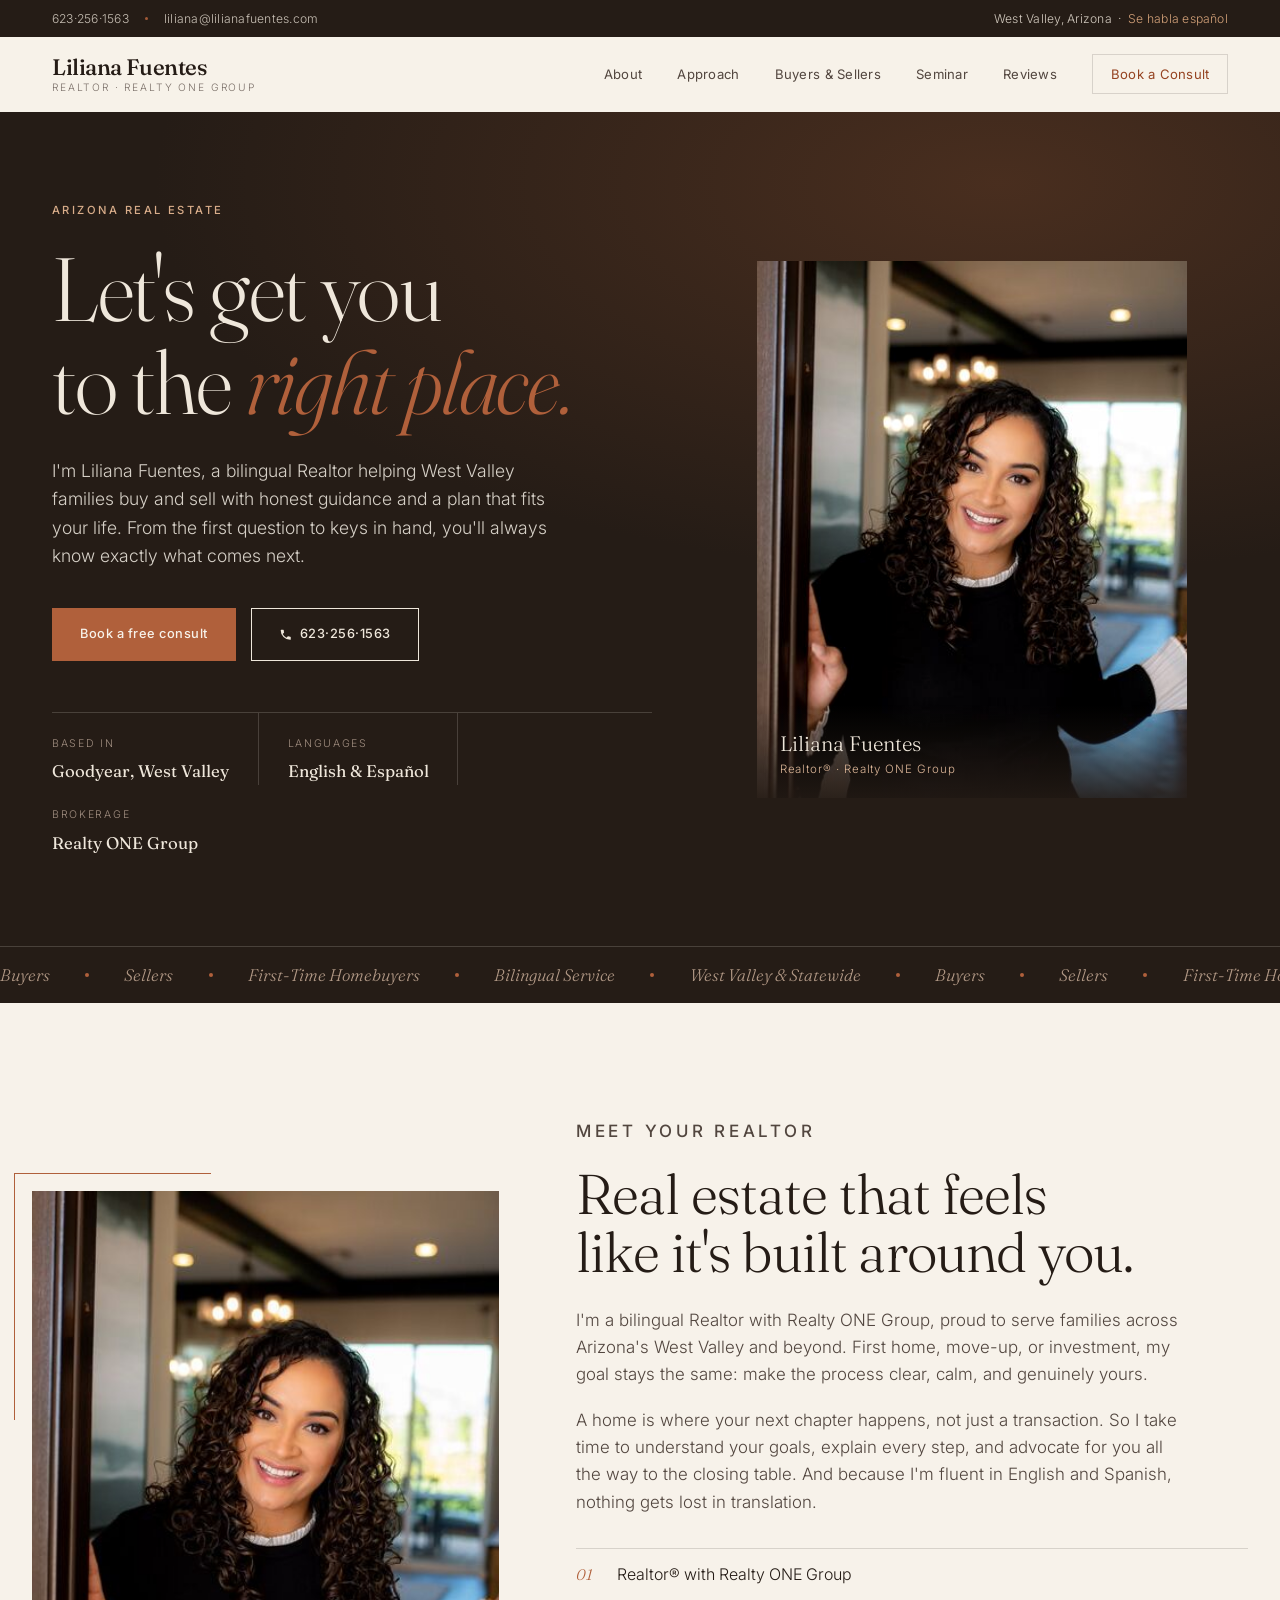
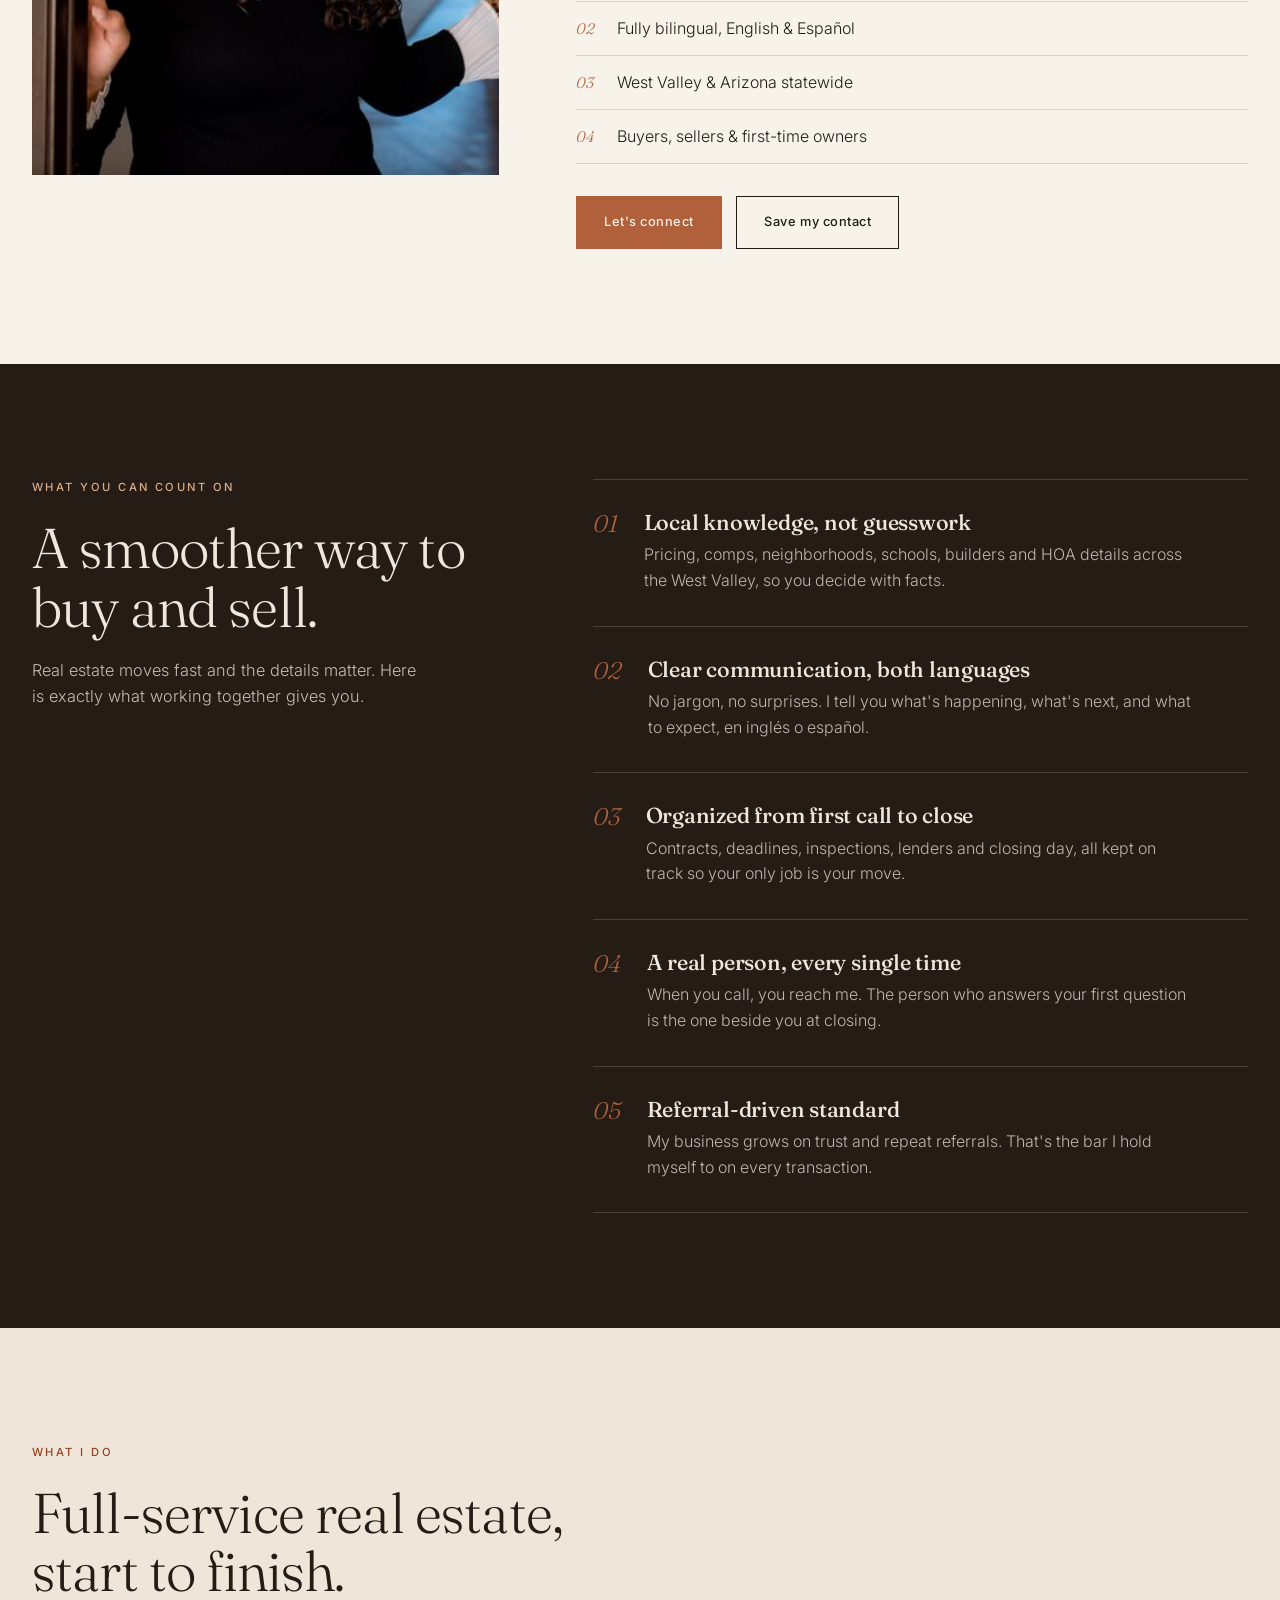
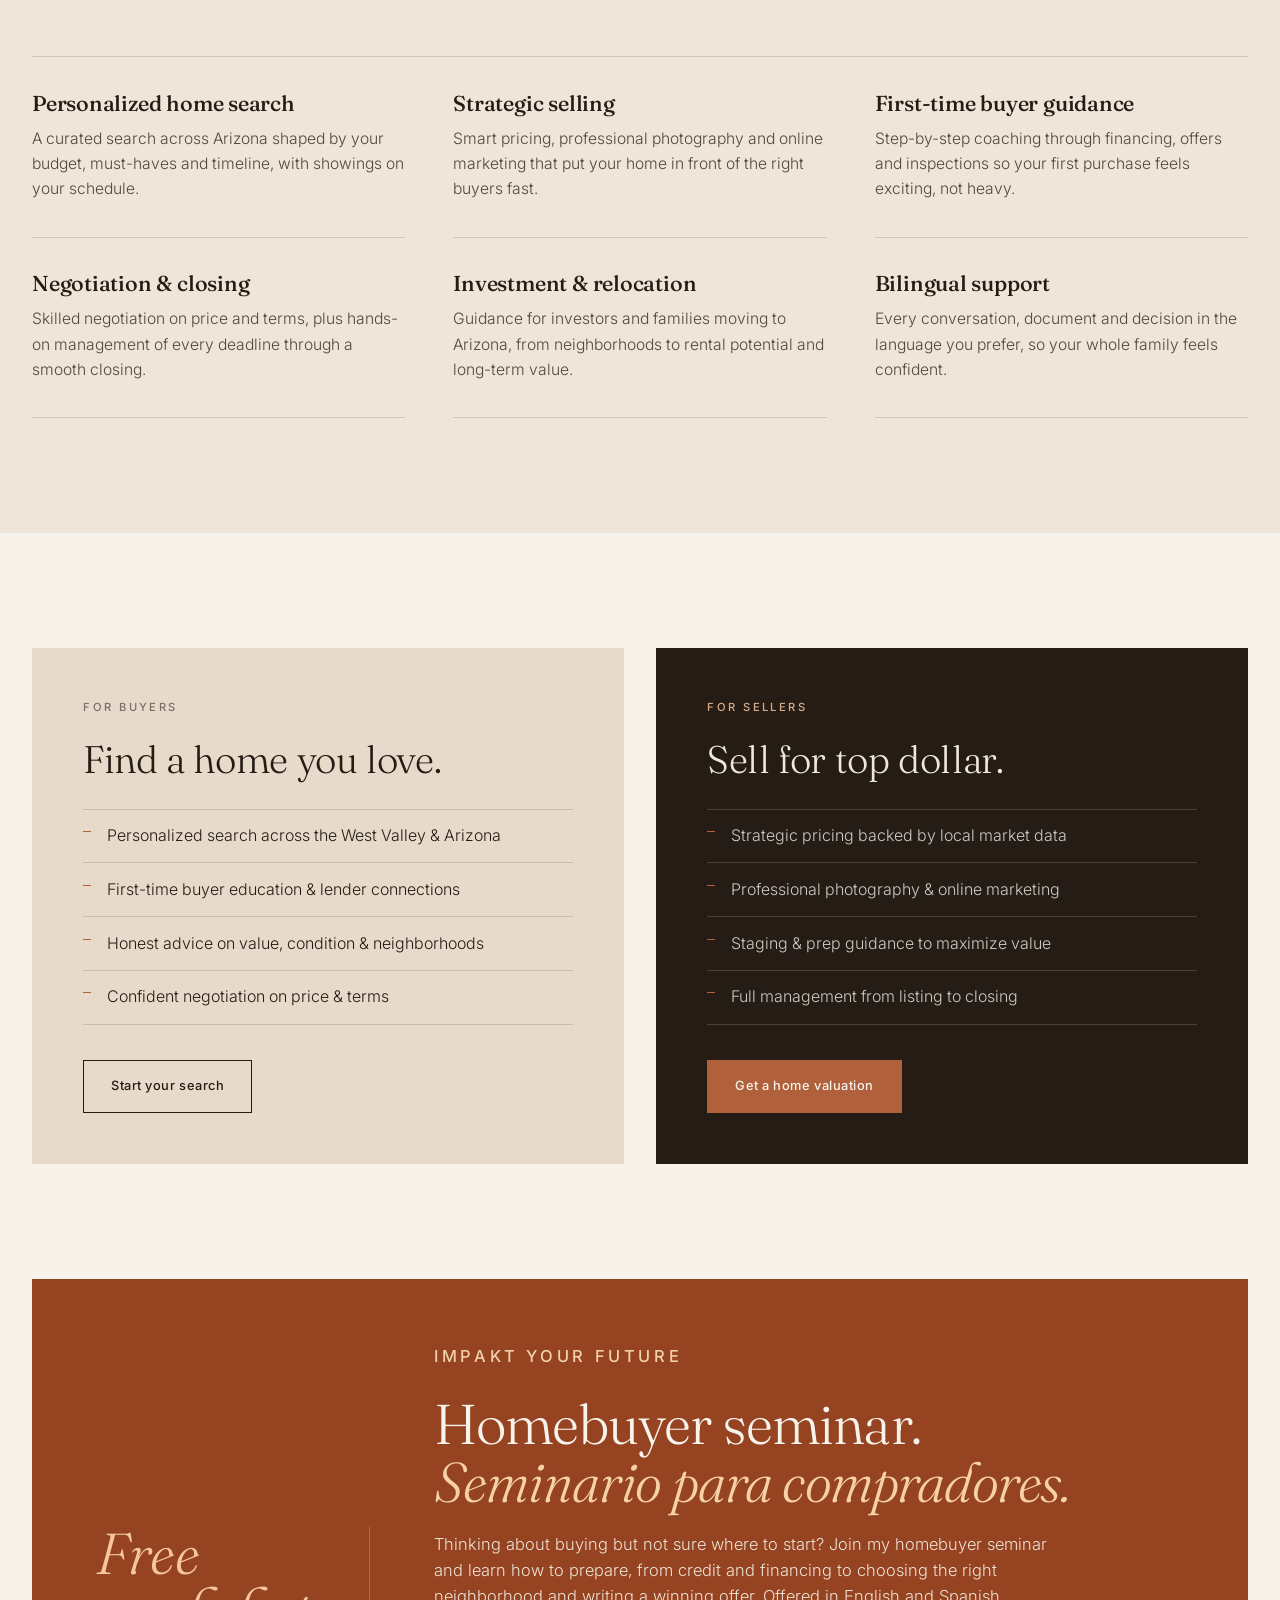
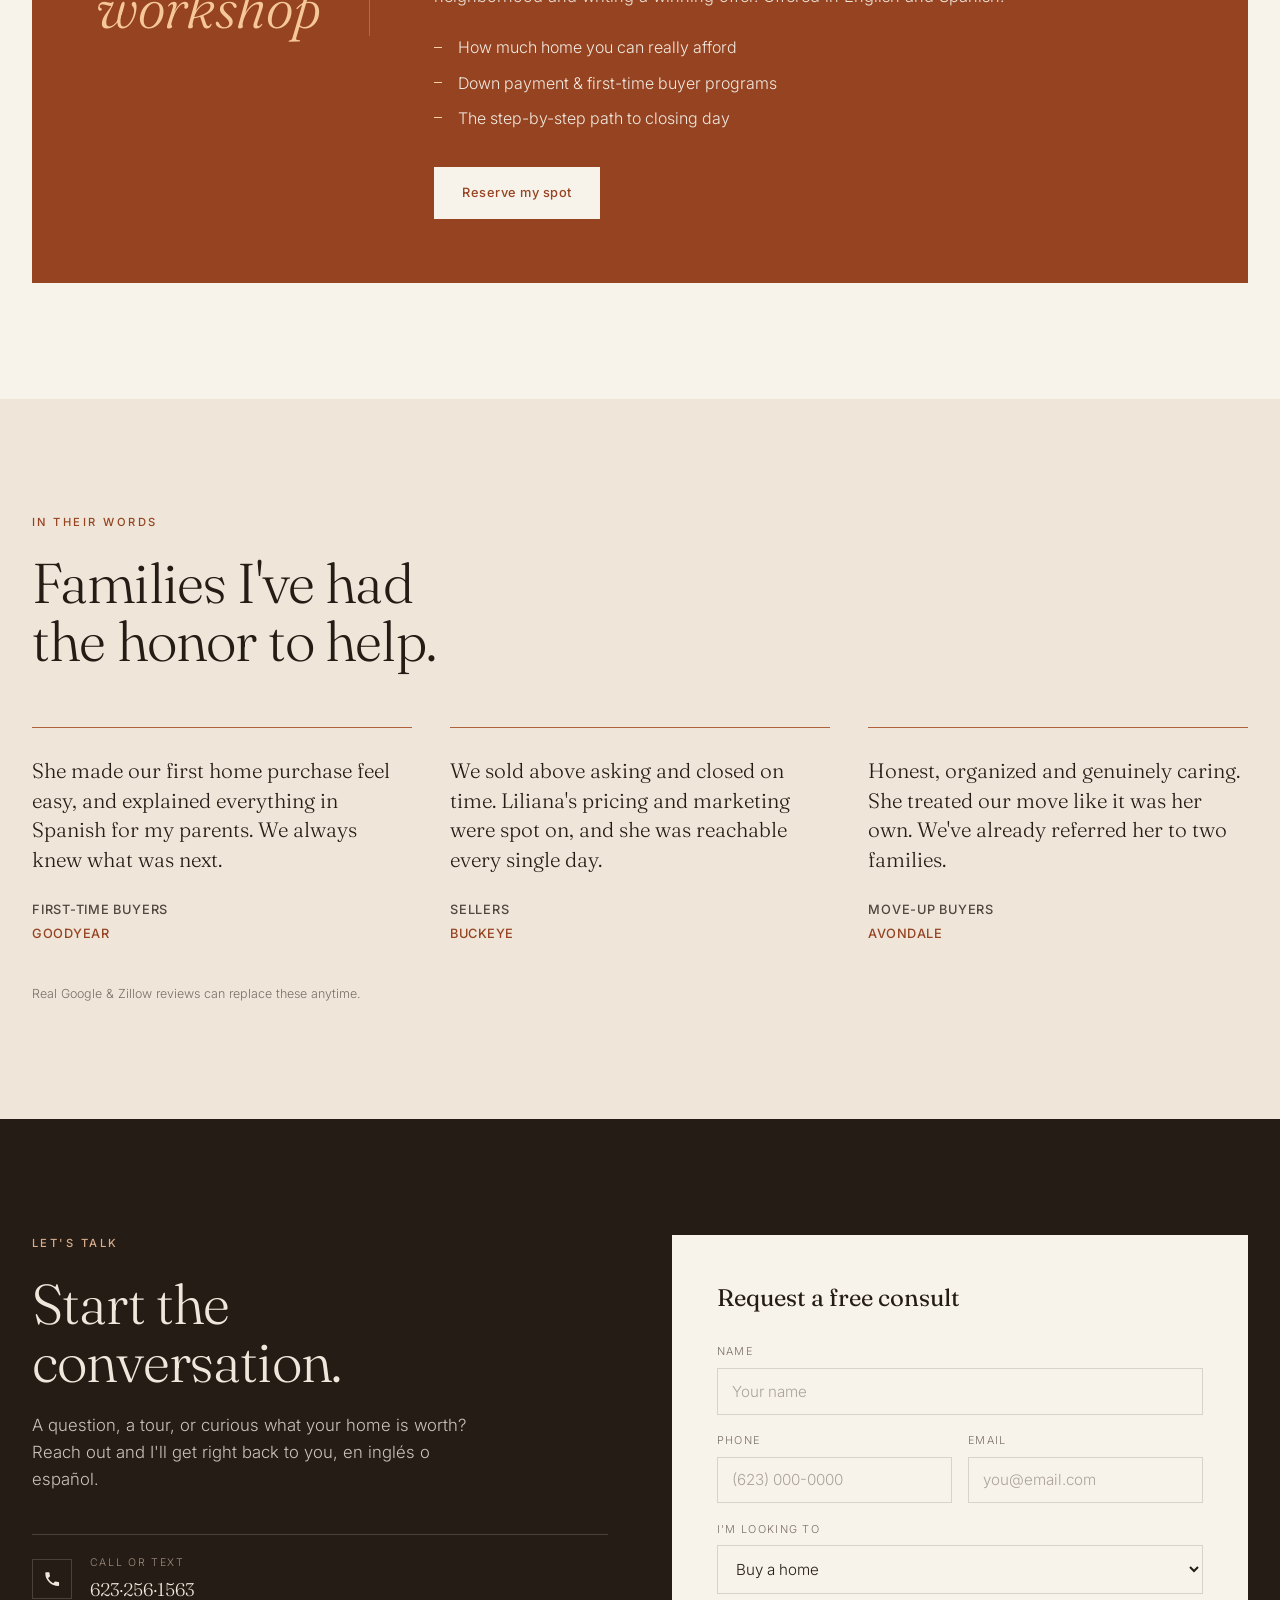
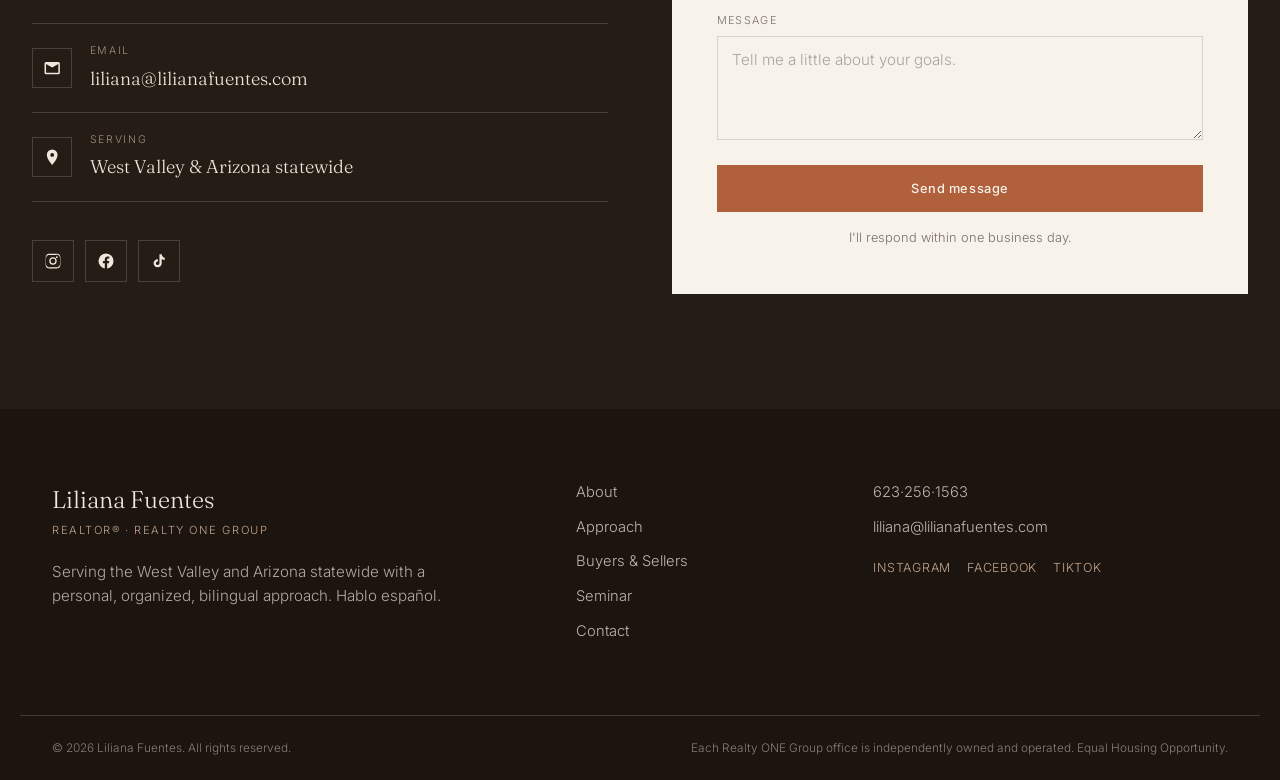
<file: index.html>
<!DOCTYPE html>
<html lang="en">
<head>
<meta charset="UTF-8" />
<meta name="viewport" content="width=device-width, initial-scale=1.0" />
<title>Liliana Fuentes — Realtor · Realty ONE Group · Arizona</title>
<meta name="description" content="Liliana Fuentes is a bilingual Arizona Realtor with Realty ONE Group, helping West Valley families buy and sell with a personal, organized approach. Hablo español." />
<meta name="author" content="Liliana Fuentes" />

<meta property="og:type" content="website" />
<meta property="og:title" content="Liliana Fuentes — Arizona Realtor" />
<meta property="og:description" content="Bilingual Arizona Realtor helping families buy and sell across the West Valley. Hablo español." />
<meta property="og:image" content="assets/images/liliana-profile.jpg" />
<link rel="icon" type="image/jpeg" href="assets/images/liliana-profile.jpg" />

<link rel="preconnect" href="https://fonts.googleapis.com" />
<link rel="preconnect" href="https://fonts.gstatic.com" crossorigin />
<link href="https://fonts.googleapis.com/css2?family=Fraunces:opsz,wght@9..144,300;9..144,400;9..144,500;9..144,600;9..144,700&family=Inter:wght@300;400;500;600&display=swap" rel="stylesheet" />

<link rel="stylesheet" href="assets/css/styles.css" />
</head>
<body>

<!-- ============ TOP BAR ============ -->
<div class="topbar">
  <div class="topbar-inner">
    <a href="tel:+16232561563" class="tb-link">623&middot;256&middot;1563</a>
    <span class="tb-dot"></span>
    <a href="mailto:liliana@lilianafuentes.com" class="tb-link tb-hide">liliana@lilianafuentes.com</a>
    <span class="tb-right">West Valley, Arizona &nbsp;·&nbsp; <em>Se habla español</em></span>
  </div>
</div>

<!-- ============ NAV ============ -->
<header class="nav" id="nav">
  <div class="nav-inner">
    <a href="#home" class="brand">
      <span class="brand-name">Liliana&nbsp;Fuentes</span>
      <span class="brand-sub">Realtor &middot; Realty ONE Group</span>
    </a>
    <nav class="nav-links" id="navLinks">
      <a href="#about">About</a>
      <a href="#approach">Approach</a>
      <a href="#work">Buyers &amp; Sellers</a>
      <a href="#seminar">Seminar</a>
      <a href="#reviews">Reviews</a>
      <a href="#contact" class="nav-cta">Book a Consult</a>
    </nav>
    <button class="nav-toggle" id="navToggle" aria-label="Open menu">
      <span></span><span></span>
    </button>
  </div>
</header>

<!-- ============ HERO ============ -->
<section class="hero" id="home">
  <div class="hero-inner">
    <div class="hero-copy reveal">
      <p class="eyebrow eyebrow-clay">Arizona Real Estate</p>
      <h1>Let's get you<br>to the <span class="ital">right place.</span></h1>
      <p class="hero-lead">
        I'm Liliana Fuentes, a bilingual Realtor helping West Valley families buy
        and sell with honest guidance and a plan that fits your life. From the first
        question to keys in hand, you'll always know exactly what comes next.
      </p>
      <div class="hero-actions">
        <a href="#contact" class="btn btn-primary">Book a free consult</a>
        <a href="tel:+16232561563" class="btn btn-line">
          <svg viewBox="0 0 24 24" class="ic"><path d="M6.6 10.8a15.6 15.6 0 0 0 6.6 6.6l2.2-2.2a1 1 0 0 1 1-.25 11.4 11.4 0 0 0 3.6.58 1 1 0 0 1 1 1V20a1 1 0 0 1-1 1A17 17 0 0 1 3 4a1 1 0 0 1 1-1h3.5a1 1 0 0 1 1 1 11.4 11.4 0 0 0 .58 3.6 1 1 0 0 1-.25 1z"/></svg>
          623&middot;256&middot;1563
        </a>
      </div>
      <dl class="hero-meta">
        <div><dt>Based in</dt><dd>Goodyear, West Valley</dd></div>
        <div><dt>Languages</dt><dd>English &amp; Español</dd></div>
        <div><dt>Brokerage</dt><dd>Realty ONE Group</dd></div>
      </dl>
    </div>

    <figure class="hero-portrait reveal">
      <img src="assets/images/liliana-profile.jpg" alt="Liliana Fuentes, Arizona Realtor" />
      <figcaption>
        <span class="cap-name">Liliana Fuentes</span>
        <span class="cap-role">Realtor® · Realty ONE Group</span>
      </figcaption>
    </figure>
  </div>
  <div class="hero-marquee" aria-hidden="true">
    <div class="marquee-track">
      <span>Buyers</span><i></i><span>Sellers</span><i></i><span>First-Time Homebuyers</span><i></i>
      <span>Bilingual Service</span><i></i><span>West Valley &amp; Statewide</span><i></i>
      <span>Buyers</span><i></i><span>Sellers</span><i></i><span>First-Time Homebuyers</span><i></i>
      <span>Bilingual Service</span><i></i><span>West Valley &amp; Statewide</span><i></i>
    </div>
  </div>
</section>

<!-- ============ ABOUT ============ -->
<section class="about" id="about">
  <div class="about-inner">
    <figure class="about-photo reveal">
      <img src="assets/images/liliana-profile.jpg" alt="Liliana Fuentes" />
    </figure>
    <div class="about-copy reveal">
      <p class="eyebrow">Meet your Realtor</p>
      <h2>Real estate that feels<br>like it's built around you.</h2>
      <p>
        I'm a bilingual Realtor with Realty ONE Group, proud to serve families across
        Arizona's West Valley and beyond. First home, move-up, or investment, my goal
        stays the same: make the process clear, calm, and genuinely yours.
      </p>
      <p>
        A home is where your next chapter happens, not just a transaction. So I take
        time to understand your goals, explain every step, and advocate for you all
        the way to the closing table. And because I'm fluent in English and Spanish,
        nothing gets lost in translation.
      </p>
      <ul class="about-facts">
        <li><span>01</span> Realtor® with Realty ONE Group</li>
        <li><span>02</span> Fully bilingual, English &amp; Español</li>
        <li><span>03</span> West Valley &amp; Arizona statewide</li>
        <li><span>04</span> Buyers, sellers &amp; first-time owners</li>
      </ul>
      <div class="about-actions">
        <a href="#contact" class="btn btn-primary">Let's connect</a>
        <a href="assets/liliana-fuentes.vcf" class="btn btn-line" download>Save my contact</a>
      </div>
    </div>
  </div>
</section>

<!-- ============ APPROACH (editorial list, no cards) ============ -->
<section class="approach" id="approach">
  <div class="approach-inner">
    <aside class="approach-head reveal">
      <p class="eyebrow eyebrow-pale">What you can count on</p>
      <h2>A smoother way to<br>buy and sell.</h2>
      <p class="approach-sub">Real estate moves fast and the details matter. Here is exactly what working together gives you.</p>
    </aside>
    <ol class="approach-list">
      <li class="reveal">
        <span class="num">01</span>
        <div><h3>Local knowledge, not guesswork</h3>
        <p>Pricing, comps, neighborhoods, schools, builders and HOA details across the West Valley, so you decide with facts.</p></div>
      </li>
      <li class="reveal">
        <span class="num">02</span>
        <div><h3>Clear communication, both languages</h3>
        <p>No jargon, no surprises. I tell you what's happening, what's next, and what to expect, en inglés o español.</p></div>
      </li>
      <li class="reveal">
        <span class="num">03</span>
        <div><h3>Organized from first call to close</h3>
        <p>Contracts, deadlines, inspections, lenders and closing day, all kept on track so your only job is your move.</p></div>
      </li>
      <li class="reveal">
        <span class="num">04</span>
        <div><h3>A real person, every single time</h3>
        <p>When you call, you reach me. The person who answers your first question is the one beside you at closing.</p></div>
      </li>
      <li class="reveal">
        <span class="num">05</span>
        <div><h3>Referral-driven standard</h3>
        <p>My business grows on trust and repeat referrals. That's the bar I hold myself to on every transaction.</p></div>
      </li>
    </ol>
  </div>
</section>

<!-- ============ SERVICES ============ -->
<section class="services" id="services">
  <div class="services-inner">
    <div class="services-head reveal">
      <p class="eyebrow eyebrow-clay">What I do</p>
      <h2>Full-service real estate, start to finish.</h2>
    </div>
    <div class="services-grid">
      <article class="service reveal"><h3>Personalized home search</h3><p>A curated search across Arizona shaped by your budget, must-haves and timeline, with showings on your schedule.</p></article>
      <article class="service reveal"><h3>Strategic selling</h3><p>Smart pricing, professional photography and online marketing that put your home in front of the right buyers fast.</p></article>
      <article class="service reveal"><h3>First-time buyer guidance</h3><p>Step-by-step coaching through financing, offers and inspections so your first purchase feels exciting, not heavy.</p></article>
      <article class="service reveal"><h3>Negotiation &amp; closing</h3><p>Skilled negotiation on price and terms, plus hands-on management of every deadline through a smooth closing.</p></article>
      <article class="service reveal"><h3>Investment &amp; relocation</h3><p>Guidance for investors and families moving to Arizona, from neighborhoods to rental potential and long-term value.</p></article>
      <article class="service reveal"><h3>Bilingual support</h3><p>Every conversation, document and decision in the language you prefer, so your whole family feels confident.</p></article>
    </div>
  </div>
</section>

<!-- ============ BUYERS / SELLERS ============ -->
<section class="work" id="work">
  <div class="work-inner">
    <article class="work-card work-buy reveal">
      <p class="eyebrow">For buyers</p>
      <h3>Find a home you love.</h3>
      <ul>
        <li>Personalized search across the West Valley &amp; Arizona</li>
        <li>First-time buyer education &amp; lender connections</li>
        <li>Honest advice on value, condition &amp; neighborhoods</li>
        <li>Confident negotiation on price &amp; terms</li>
      </ul>
      <a href="#contact" class="btn btn-line">Start your search</a>
    </article>
    <article class="work-card work-sell reveal">
      <p class="eyebrow eyebrow-pale">For sellers</p>
      <h3>Sell for top dollar.</h3>
      <ul>
        <li>Strategic pricing backed by local market data</li>
        <li>Professional photography &amp; online marketing</li>
        <li>Staging &amp; prep guidance to maximize value</li>
        <li>Full management from listing to closing</li>
      </ul>
      <a href="#contact" class="btn btn-primary">Get a home valuation</a>
    </article>
  </div>
</section>

<!-- ============ SEMINAR ============ -->
<section class="seminar" id="seminar">
  <div class="seminar-inner reveal">
    <div class="seminar-mark">Free<br>workshop</div>
    <div class="seminar-copy">
      <p class="eyebrow eyebrow-pale">ImPAKt Your Future</p>
      <h2>Homebuyer seminar.<br><span class="ital">Seminario para compradores.</span></h2>
      <p>
        Thinking about buying but not sure where to start? Join my homebuyer seminar
        and learn how to prepare, from credit and financing to choosing the right
        neighborhood and writing a winning offer. Offered in English and Spanish.
      </p>
      <ul class="seminar-points">
        <li>How much home you can really afford</li>
        <li>Down payment &amp; first-time buyer programs</li>
        <li>The step-by-step path to closing day</li>
      </ul>
      <a href="https://partiful.com/e/uGW4o7pgcR9sW0emx7Ao?c=ep7l5ryD" target="_blank" rel="noopener" class="btn btn-primary">Reserve my spot</a>
    </div>
  </div>
</section>

<!-- ============ REVIEWS ============ -->
<section class="reviews" id="reviews">
  <div class="reviews-inner">
    <div class="reviews-head reveal">
      <p class="eyebrow eyebrow-clay">In their words</p>
      <h2>Families I've had<br>the honor to help.</h2>
    </div>
    <div class="reviews-grid">
      <figure class="review reveal">
        <blockquote>She made our first home purchase feel easy, and explained everything in Spanish for my parents. We always knew what was next.</blockquote>
        <figcaption>First-time buyers<span>Goodyear</span></figcaption>
      </figure>
      <figure class="review reveal">
        <blockquote>We sold above asking and closed on time. Liliana's pricing and marketing were spot on, and she was reachable every single day.</blockquote>
        <figcaption>Sellers<span>Buckeye</span></figcaption>
      </figure>
      <figure class="review reveal">
        <blockquote>Honest, organized and genuinely caring. She treated our move like it was her own. We've already referred her to two families.</blockquote>
        <figcaption>Move-up buyers<span>Avondale</span></figcaption>
      </figure>
    </div>
    <p class="reviews-note">Real Google &amp; Zillow reviews can replace these anytime.</p>
  </div>
</section>

<!-- ============ CONTACT ============ -->
<section class="contact" id="contact">
  <div class="contact-inner">
    <div class="contact-copy reveal">
      <p class="eyebrow eyebrow-pale">Let's talk</p>
      <h2>Start the<br>conversation.</h2>
      <p class="contact-lead">A question, a tour, or curious what your home is worth? Reach out and I'll get right back to you, en inglés o español.</p>

      <ul class="contact-details">
        <li>
          <span class="cd-ic"><svg viewBox="0 0 24 24" class="ic"><path d="M6.6 10.8a15.6 15.6 0 0 0 6.6 6.6l2.2-2.2a1 1 0 0 1 1-.25 11.4 11.4 0 0 0 3.6.58 1 1 0 0 1 1 1V20a1 1 0 0 1-1 1A17 17 0 0 1 3 4a1 1 0 0 1 1-1h3.5a1 1 0 0 1 1 1 11.4 11.4 0 0 0 .58 3.6 1 1 0 0 1-.25 1z"/></svg></span>
          <div><small>Call or text</small><a href="tel:+16232561563">623&middot;256&middot;1563</a></div>
        </li>
        <li>
          <span class="cd-ic"><svg viewBox="0 0 24 24" class="ic"><path d="M4 4h16a2 2 0 0 1 2 2v12a2 2 0 0 1-2 2H4a2 2 0 0 1-2-2V6a2 2 0 0 1 2-2zm8 7L4 6.5V18h16V6.5z"/></svg></span>
          <div><small>Email</small><a href="mailto:liliana@lilianafuentes.com">liliana@lilianafuentes.com</a></div>
        </li>
        <li>
          <span class="cd-ic"><svg viewBox="0 0 24 24" class="ic"><path d="M12 2a7 7 0 0 0-7 7c0 5.2 7 13 7 13s7-7.8 7-13a7 7 0 0 0-7-7zm0 9.5A2.5 2.5 0 1 1 12 6.5a2.5 2.5 0 0 1 0 5z"/></svg></span>
          <div><small>Serving</small><span>West Valley &amp; Arizona statewide</span></div>
        </li>
      </ul>

      <div class="socials">
        <a href="https://www.instagram.com/lilianafuentesrealtor/" target="_blank" rel="noopener" aria-label="Instagram">
          <svg viewBox="0 0 24 24"><path d="M12 2.2c3.2 0 3.6 0 4.9.07 1.2.05 1.8.25 2.2.42.6.2 1 .5 1.4.9.4.4.7.8.9 1.4.17.4.37 1 .42 2.2.06 1.3.07 1.7.07 4.9s0 3.6-.07 4.9c-.05 1.2-.25 1.8-.42 2.2-.2.6-.5 1-.9 1.4-.4.4-.8.7-1.4.9-.4.17-1 .37-2.2.42-1.3.06-1.7.07-4.9.07s-3.6 0-4.9-.07c-1.2-.05-1.8-.25-2.2-.42-.6-.2-1-.5-1.4-.9-.4-.4-.7-.8-.9-1.4-.17-.4-.37-1-.42-2.2C2.2 15.6 2.2 15.2 2.2 12s0-3.6.07-4.9c.05-1.2.25-1.8.42-2.2.2-.6.5-1 .9-1.4.4-.4.8-.7 1.4-.9.4-.17 1-.37 2.2-.42C8.4 2.2 8.8 2.2 12 2.2zm0 1.8c-3.1 0-3.5 0-4.7.07-1.1.05-1.7.24-2.1.4-.5.2-.9.44-1.3.84-.4.4-.64.8-.84 1.3-.16.4-.35 1-.4 2.1C2.6 9.5 2.6 9.9 2.6 12s0 2.5.06 3.7c.05 1.1.24 1.7.4 2.1.2.5.44.9.84 1.3.4.4.8.64 1.3.84.4.16 1 .35 2.1.4 1.2.06 1.6.07 4.7.07s3.5 0 4.7-.07c1.1-.05 1.7-.24 2.1-.4.5-.2.9-.44 1.3-.84.4-.4.64-.8.84-1.3.16-.4.35-1 .4-2.1.06-1.2.07-1.6.07-3.7s0-2.5-.07-3.7c-.05-1.1-.24-1.7-.4-2.1-.2-.5-.44-.9-.84-1.3-.4-.4-.8-.64-1.3-.84-.4-.16-1-.35-2.1-.4C15.5 4 15.1 4 12 4zm0 3.1A4.9 4.9 0 1 0 12 16.9 4.9 4.9 0 0 0 12 7.1zm0 8.1A3.2 3.2 0 1 1 12 8.8a3.2 3.2 0 0 1 0 6.4zm6.2-8.3a1.15 1.15 0 1 1-2.3 0 1.15 1.15 0 0 1 2.3 0z"/></svg>
        </a>
        <a href="https://www.facebook.com/lilianafuentesrealtor" target="_blank" rel="noopener" aria-label="Facebook">
          <svg viewBox="0 0 24 24"><path d="M22 12a10 10 0 1 0-11.6 9.9v-7H7.9V12h2.5V9.8c0-2.5 1.5-3.9 3.8-3.9 1.1 0 2.2.2 2.2.2v2.5h-1.3c-1.2 0-1.6.8-1.6 1.6V12h2.8l-.45 2.9h-2.35v7A10 10 0 0 0 22 12z"/></svg>
        </a>
        <a href="https://www.tiktok.com/@lilianafuentesrealtor" target="_blank" rel="noopener" aria-label="TikTok">
          <svg viewBox="0 0 24 24"><path d="M16.6 5.8a4.3 4.3 0 0 1-1-2.8h-3v12.1a2.4 2.4 0 1 1-2-2.4V9.6a5.4 5.4 0 1 0 5 5.4V9.3a7.1 7.1 0 0 0 4 1.3V7.6a4.3 4.3 0 0 1-3-1.8z"/></svg>
        </a>
      </div>
    </div>

    <div class="contact-form-wrap reveal">
      <form class="contact-form" id="contactForm" action="https://formspree.io/f/yourFormID" method="POST">
        <p class="form-title">Request a free consult</p>
        <div class="field">
          <label for="name">Name</label>
          <input type="text" id="name" name="name" required placeholder="Your name" />
        </div>
        <div class="field-row">
          <div class="field">
            <label for="phone">Phone</label>
            <input type="tel" id="phone" name="phone" placeholder="(623) 000-0000" />
          </div>
          <div class="field">
            <label for="email">Email</label>
            <input type="email" id="email" name="email" required placeholder="you@email.com" />
          </div>
        </div>
        <div class="field">
          <label for="intent">I'm looking to</label>
          <select id="intent" name="intent">
            <option>Buy a home</option>
            <option>Sell a home</option>
            <option>Buy &amp; sell</option>
            <option>Attend the homebuyer seminar</option>
            <option>Just have a question</option>
          </select>
        </div>
        <div class="field">
          <label for="message">Message</label>
          <textarea id="message" name="message" rows="4" placeholder="Tell me a little about your goals."></textarea>
        </div>
        <button type="submit" class="btn btn-primary btn-block">Send message</button>
        <p class="form-note" id="formNote">I'll respond within one business day.</p>
      </form>
    </div>
  </div>
</section>

<!-- ============ FOOTER ============ -->
<footer class="footer">
  <div class="footer-inner">
    <div class="footer-brand">
      <span class="footer-name">Liliana Fuentes</span>
      <span class="footer-role">Realtor® · Realty ONE Group</span>
      <p class="footer-blurb">Serving the West Valley and Arizona statewide with a personal, organized, bilingual approach. Hablo español.</p>
    </div>
    <nav class="footer-nav">
      <a href="#about">About</a>
      <a href="#approach">Approach</a>
      <a href="#work">Buyers &amp; Sellers</a>
      <a href="#seminar">Seminar</a>
      <a href="#contact">Contact</a>
    </nav>
    <div class="footer-reach">
      <a href="tel:+16232561563">623&middot;256&middot;1563</a>
      <a href="mailto:liliana@lilianafuentes.com">liliana@lilianafuentes.com</a>
      <div class="footer-social">
        <a href="https://www.instagram.com/lilianafuentesrealtor/" target="_blank" rel="noopener">Instagram</a>
        <a href="https://www.facebook.com/lilianafuentesrealtor" target="_blank" rel="noopener">Facebook</a>
        <a href="https://www.tiktok.com/@lilianafuentesrealtor" target="_blank" rel="noopener">TikTok</a>
      </div>
    </div>
  </div>
  <div class="footer-bar">
    <span>© <span id="year"></span> Liliana Fuentes. All rights reserved.</span>
    <span>Each Realty ONE Group office is independently owned and operated. Equal Housing Opportunity.</span>
  </div>
</footer>

<a href="tel:+16232561563" class="fab" aria-label="Call Liliana">
  <svg viewBox="0 0 24 24"><path d="M6.6 10.8a15.6 15.6 0 0 0 6.6 6.6l2.2-2.2a1 1 0 0 1 1-.25 11.4 11.4 0 0 0 3.6.58 1 1 0 0 1 1 1V20a1 1 0 0 1-1 1A17 17 0 0 1 3 4a1 1 0 0 1 1-1h3.5a1 1 0 0 1 1 1 11.4 11.4 0 0 0 .58 3.6 1 1 0 0 1-.25 1z"/></svg>
</a>

<script src="assets/js/main.js"></script>
</body>
</html>
</file>
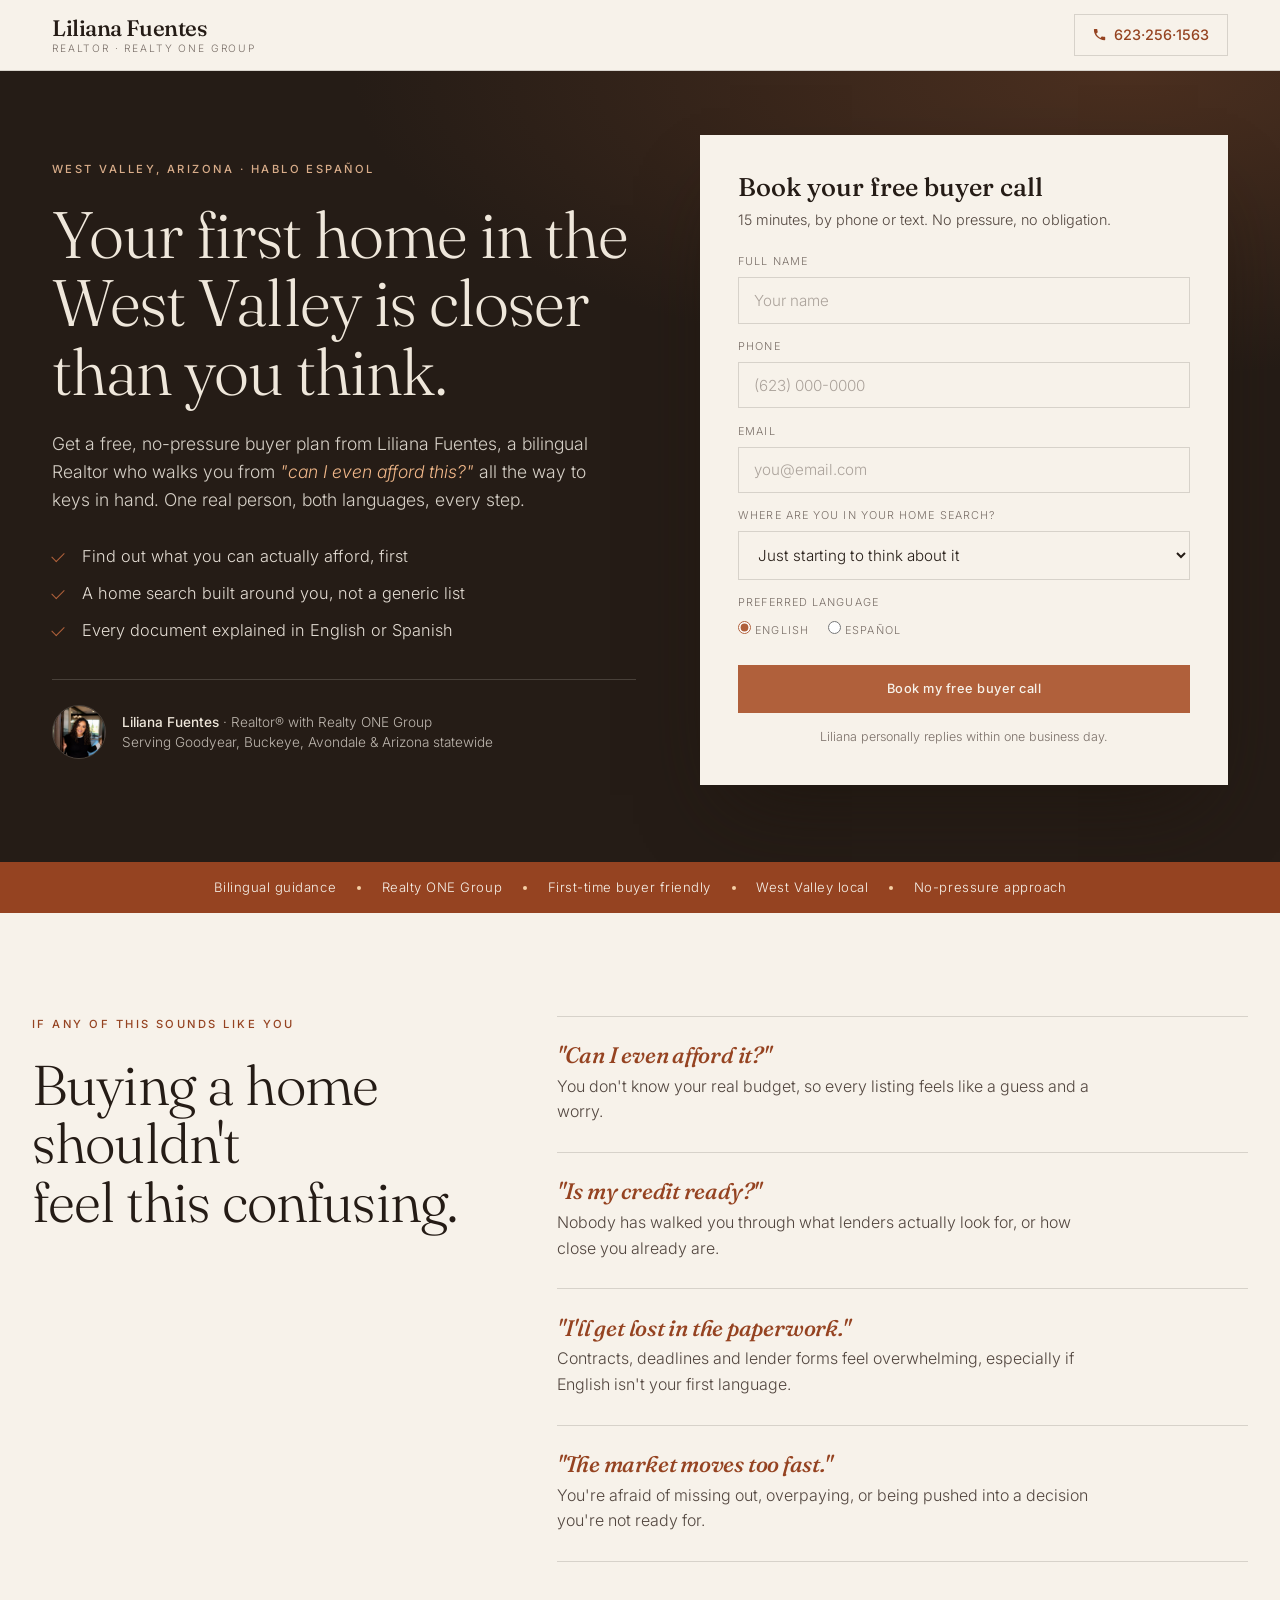
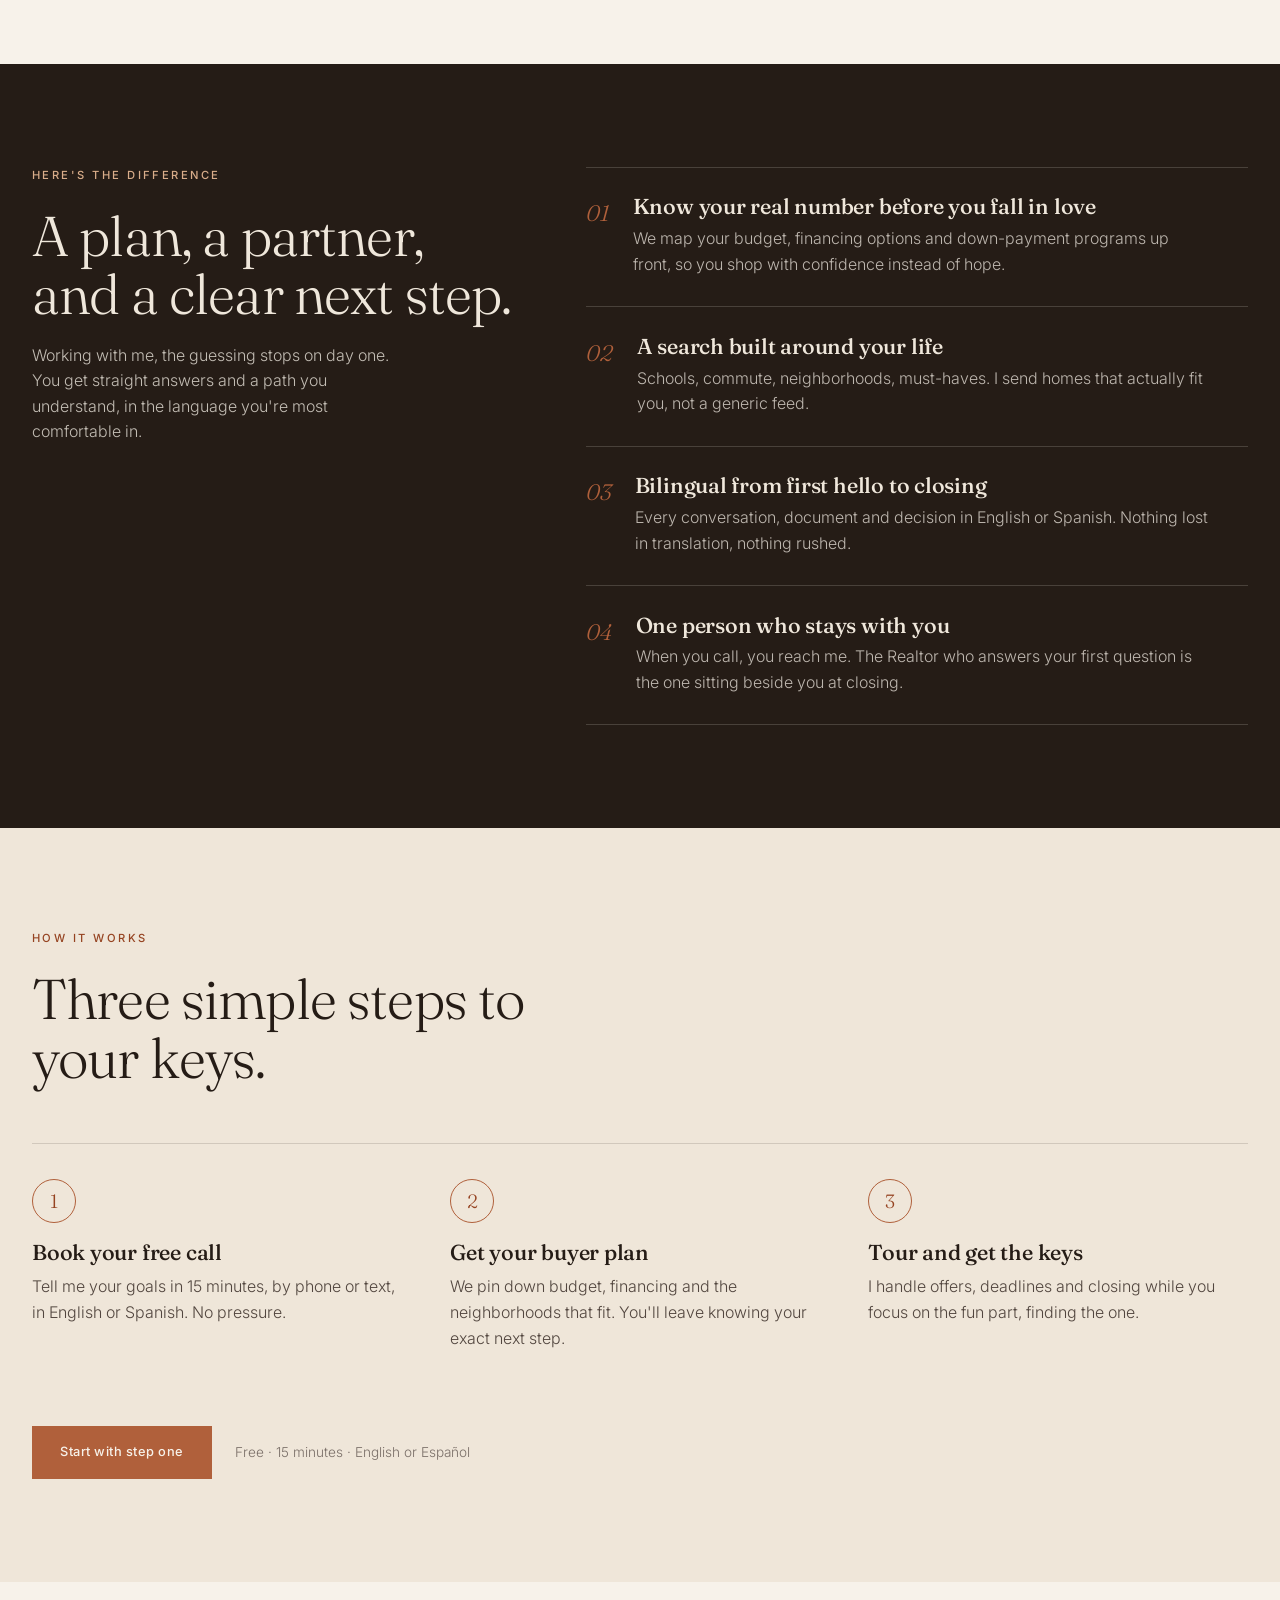
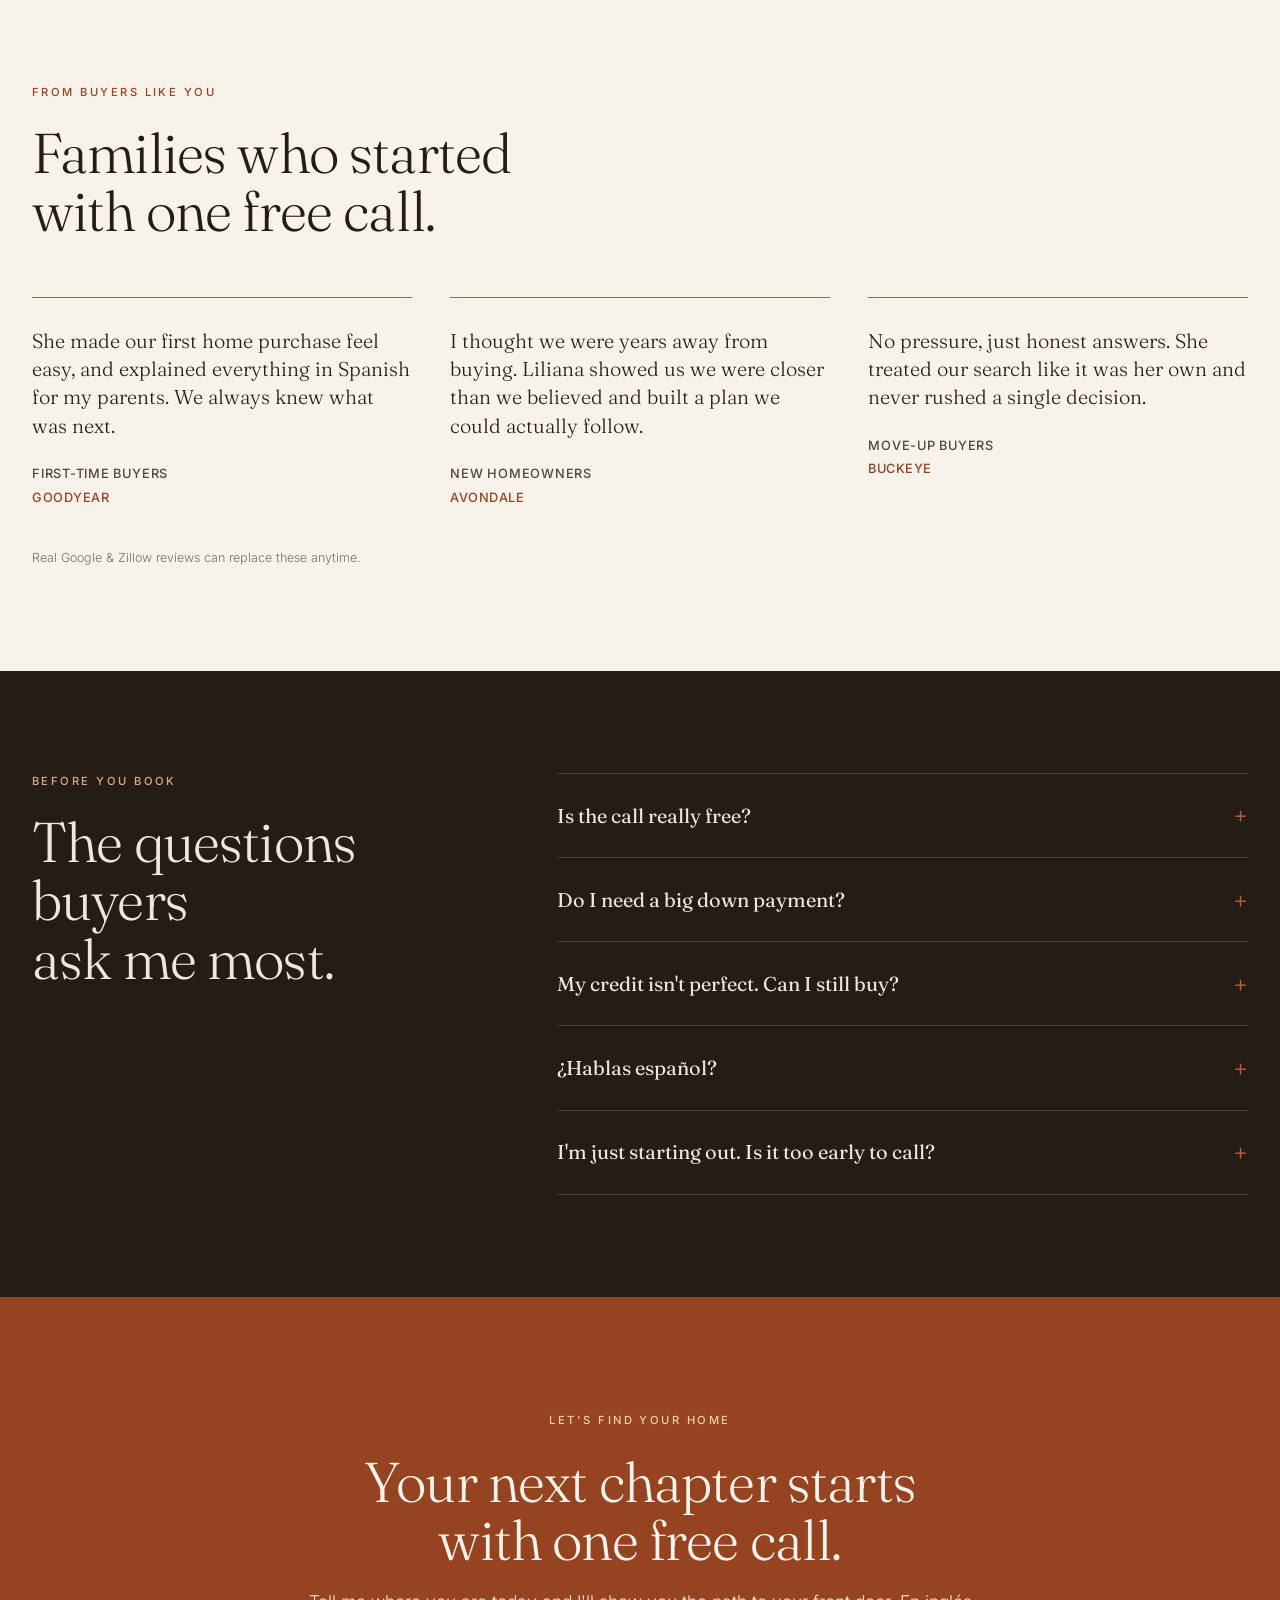
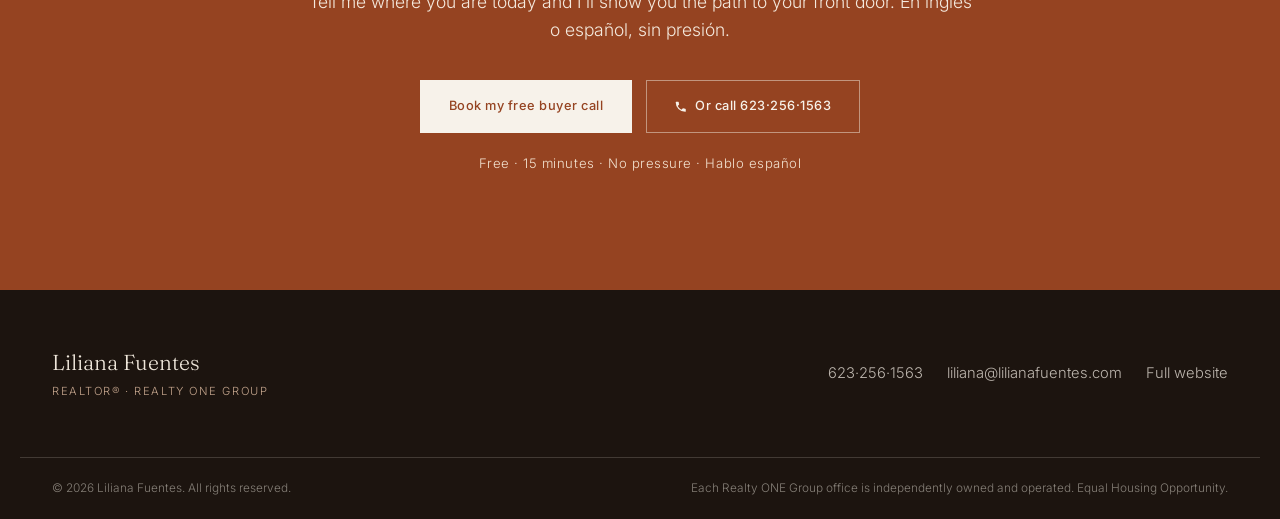
<file: buyers.html>
<!DOCTYPE html>
<html lang="en">
<head>
<meta charset="UTF-8" />
<meta name="viewport" content="width=device-width, initial-scale=1.0" />
<title>Buy a Home in Arizona's West Valley | Liliana Fuentes, Bilingual Realtor</title>
<meta name="description" content="Thinking about buying a home in the West Valley? Get a free, no-pressure buyer plan from Liliana Fuentes, a bilingual Realtor with Realty ONE Group. Hablo español." />
<meta name="robots" content="index, follow" />

<meta property="og:type" content="website" />
<meta property="og:title" content="Buy your Arizona home with a Realtor in your corner" />
<meta property="og:description" content="Free, no-pressure buyer plan from a bilingual West Valley Realtor. From 'can I afford it?' to keys in hand. Hablo español." />
<meta property="og:image" content="assets/images/liliana-profile.jpg" />
<link rel="icon" type="image/jpeg" href="assets/images/liliana-profile.jpg" />

<link rel="preconnect" href="https://fonts.googleapis.com" />
<link rel="preconnect" href="https://fonts.gstatic.com" crossorigin />
<link href="https://fonts.googleapis.com/css2?family=Fraunces:opsz,wght@9..144,300;9..144,400;9..144,500;9..144,600;9..144,700&family=Inter:wght@300;400;500;600&display=swap" rel="stylesheet" />

<link rel="stylesheet" href="assets/css/styles.css" />
<link rel="stylesheet" href="assets/css/landing.css" />
</head>
<body class="lp">

<!-- ============ MINIMAL NAV ============ -->
<header class="lp-nav" id="lpNav">
  <div class="lp-nav-inner">
    <a href="index.html" class="brand">
      <span class="brand-name">Liliana&nbsp;Fuentes</span>
      <span class="brand-sub">Realtor &middot; Realty ONE Group</span>
    </a>
    <a href="tel:+16232561563" class="lp-nav-call">
      <svg viewBox="0 0 24 24" class="ic"><path d="M6.6 10.8a15.6 15.6 0 0 0 6.6 6.6l2.2-2.2a1 1 0 0 1 1-.25 11.4 11.4 0 0 0 3.6.58 1 1 0 0 1 1 1V20a1 1 0 0 1-1 1A17 17 0 0 1 3 4a1 1 0 0 1 1-1h3.5a1 1 0 0 1 1 1 11.4 11.4 0 0 0 .58 3.6 1 1 0 0 1-.25 1z"/></svg>
      <span>623&middot;256&middot;1563</span>
    </a>
  </div>
</header>

<!-- ============ HERO + LEAD FORM ============ -->
<section class="lp-hero" id="top">
  <div class="lp-hero-inner">
    <div class="lp-hero-copy">
      <p class="eyebrow eyebrow-pale">West Valley, Arizona · Hablo Español</p>
      <h1>Your first home in the<br>West Valley is closer<br>than you think.</h1>
      <p class="lp-hero-lead">
        Get a free, no-pressure buyer plan from Liliana Fuentes, a bilingual Realtor
        who walks you from <em>"can I even afford this?"</em> all the way to keys in
        hand. One real person, both languages, every step.
      </p>
      <ul class="lp-hero-checks">
        <li>Find out what you can actually afford, first</li>
        <li>A home search built around you, not a generic list</li>
        <li>Every document explained in English or Spanish</li>
      </ul>
      <div class="lp-hero-trust">
        <img src="assets/images/liliana-profile.jpg" alt="Liliana Fuentes" />
        <p><strong>Liliana Fuentes</strong> · Realtor® with Realty ONE Group<br>Serving Goodyear, Buckeye, Avondale &amp; Arizona statewide</p>
      </div>
    </div>

    <div class="lp-form-card" id="form">
      <form class="lp-form" id="contactForm" action="https://formspree.io/f/yourFormID" method="POST">
        <p class="lp-form-title">Book your free buyer call</p>
        <p class="lp-form-sub">15 minutes, by phone or text. No pressure, no obligation.</p>
        <input type="hidden" name="source" value="Direct Buyers Landing Page" />
        <div class="field">
          <label for="name">Full name</label>
          <input type="text" id="name" name="name" required placeholder="Your name" />
        </div>
        <div class="field">
          <label for="phone">Phone</label>
          <input type="tel" id="phone" name="phone" required placeholder="(623) 000-0000" />
        </div>
        <div class="field">
          <label for="email">Email</label>
          <input type="email" id="email" name="email" required placeholder="you@email.com" />
        </div>
        <div class="field">
          <label for="intent">Where are you in your home search?</label>
          <select id="intent" name="intent">
            <option>Just starting to think about it</option>
            <option>Hoping to buy within 3 months</option>
            <option>Actively looking right now</option>
            <option>First-time buyer, need to learn the steps</option>
            <option>Just curious what I qualify for</option>
          </select>
        </div>
        <div class="field field-lang">
          <span class="lang-label">Preferred language</span>
          <label class="radio"><input type="radio" name="language" value="English" checked /> English</label>
          <label class="radio"><input type="radio" name="language" value="Español" /> Español</label>
        </div>
        <button type="submit" class="btn btn-primary btn-block">Book my free buyer call</button>
        <p class="form-note" id="formNote">Liliana personally replies within one business day.</p>
      </form>
    </div>
  </div>
</section>

<!-- ============ SOCIAL PROOF STRIP ============ -->
<section class="lp-proof">
  <div class="lp-proof-inner">
    <span>Bilingual guidance</span><i></i>
    <span>Realty ONE Group</span><i></i>
    <span>First-time buyer friendly</span><i></i>
    <span>West Valley local</span><i></i>
    <span>No-pressure approach</span>
  </div>
</section>

<!-- ============ PROBLEM / PAIN ============ -->
<section class="lp-pain">
  <div class="lp-pain-inner">
    <div class="lp-pain-head reveal">
      <p class="eyebrow eyebrow-clay">If any of this sounds like you</p>
      <h2>Buying a home shouldn't<br>feel this confusing.</h2>
    </div>
    <ul class="lp-pain-list">
      <li class="reveal"><h3>"Can I even afford it?"</h3><p>You don't know your real budget, so every listing feels like a guess and a worry.</p></li>
      <li class="reveal"><h3>"Is my credit ready?"</h3><p>Nobody has walked you through what lenders actually look for, or how close you already are.</p></li>
      <li class="reveal"><h3>"I'll get lost in the paperwork."</h3><p>Contracts, deadlines and lender forms feel overwhelming, especially if English isn't your first language.</p></li>
      <li class="reveal"><h3>"The market moves too fast."</h3><p>You're afraid of missing out, overpaying, or being pushed into a decision you're not ready for.</p></li>
    </ul>
  </div>
</section>

<!-- ============ SOLUTION / BENEFITS ============ -->
<section class="lp-solution">
  <div class="lp-solution-inner">
    <div class="lp-solution-head reveal">
      <p class="eyebrow eyebrow-pale">Here's the difference</p>
      <h2>A plan, a partner,<br>and a clear next step.</h2>
      <p class="lp-solution-sub">Working with me, the guessing stops on day one. You get straight answers and a path you understand, in the language you're most comfortable in.</p>
    </div>
    <ol class="lp-benefit-list">
      <li class="reveal"><span class="num">01</span><div><h3>Know your real number before you fall in love</h3><p>We map your budget, financing options and down-payment programs up front, so you shop with confidence instead of hope.</p></div></li>
      <li class="reveal"><span class="num">02</span><div><h3>A search built around your life</h3><p>Schools, commute, neighborhoods, must-haves. I send homes that actually fit you, not a generic feed.</p></div></li>
      <li class="reveal"><span class="num">03</span><div><h3>Bilingual from first hello to closing</h3><p>Every conversation, document and decision in English or Spanish. Nothing lost in translation, nothing rushed.</p></div></li>
      <li class="reveal"><span class="num">04</span><div><h3>One person who stays with you</h3><p>When you call, you reach me. The Realtor who answers your first question is the one sitting beside you at closing.</p></div></li>
    </ol>
  </div>
</section>

<!-- ============ HOW IT WORKS ============ -->
<section class="lp-steps">
  <div class="lp-steps-inner">
    <div class="lp-steps-head reveal">
      <p class="eyebrow eyebrow-clay">How it works</p>
      <h2>Three simple steps to your keys.</h2>
    </div>
    <div class="lp-steps-grid">
      <article class="lp-step reveal"><span class="step-n">1</span><h3>Book your free call</h3><p>Tell me your goals in 15 minutes, by phone or text, in English or Spanish. No pressure.</p></article>
      <article class="lp-step reveal"><span class="step-n">2</span><h3>Get your buyer plan</h3><p>We pin down budget, financing and the neighborhoods that fit. You'll leave knowing your exact next step.</p></article>
      <article class="lp-step reveal"><span class="step-n">3</span><h3>Tour and get the keys</h3><p>I handle offers, deadlines and closing while you focus on the fun part, finding the one.</p></article>
    </div>
    <div class="lp-steps-cta reveal">
      <a href="#form" class="btn btn-primary">Start with step one</a>
      <span>Free · 15 minutes · English or Español</span>
    </div>
  </div>
</section>

<!-- ============ TESTIMONIALS ============ -->
<section class="lp-reviews">
  <div class="lp-reviews-inner">
    <div class="lp-reviews-head reveal">
      <p class="eyebrow eyebrow-clay">From buyers like you</p>
      <h2>Families who started<br>with one free call.</h2>
    </div>
    <div class="lp-reviews-grid">
      <figure class="review reveal">
        <blockquote>She made our first home purchase feel easy, and explained everything in Spanish for my parents. We always knew what was next.</blockquote>
        <figcaption>First-time buyers<span>Goodyear</span></figcaption>
      </figure>
      <figure class="review reveal">
        <blockquote>I thought we were years away from buying. Liliana showed us we were closer than we believed and built a plan we could actually follow.</blockquote>
        <figcaption>New homeowners<span>Avondale</span></figcaption>
      </figure>
      <figure class="review reveal">
        <blockquote>No pressure, just honest answers. She treated our search like it was her own and never rushed a single decision.</blockquote>
        <figcaption>Move-up buyers<span>Buckeye</span></figcaption>
      </figure>
    </div>
    <p class="reviews-note">Real Google &amp; Zillow reviews can replace these anytime.</p>
  </div>
</section>

<!-- ============ FAQ / OBJECTIONS ============ -->
<section class="lp-faq">
  <div class="lp-faq-inner">
    <div class="lp-faq-head reveal">
      <p class="eyebrow eyebrow-pale">Before you book</p>
      <h2>The questions buyers<br>ask me most.</h2>
    </div>
    <div class="lp-faq-list">
      <details class="lp-faq-item reveal"><summary>Is the call really free?</summary><p>Yes. The call is free, and there's zero obligation to buy or list with me. It's 15 minutes to get you clear answers and a real next step.</p></details>
      <details class="lp-faq-item reveal"><summary>Do I need a big down payment?</summary><p>Not always. There are first-time buyer and down-payment assistance programs many people qualify for and never hear about. On our call we'll look at what fits your situation.</p></details>
      <details class="lp-faq-item reveal"><summary>My credit isn't perfect. Can I still buy?</summary><p>Often, yes. And if you're not quite ready, I'll show you the specific steps to get there so you're not stuck guessing. Plenty of my buyers started exactly here.</p></details>
      <details class="lp-faq-item reveal"><summary>¿Hablas español?</summary><p>Sí. Te acompaño en cada paso en el idioma que prefieras, desde la primera llamada hasta la firma final. Every document and decision in Spanish if that's easier for you and your family.</p></details>
      <details class="lp-faq-item reveal"><summary>I'm just starting out. Is it too early to call?</summary><p>The earliest is actually the best time. A 15-minute call now saves months later and helps you avoid the mistakes that cost first-time buyers the most.</p></details>
    </div>
  </div>
</section>

<!-- ============ FINAL CTA ============ -->
<section class="lp-final" id="final">
  <div class="lp-final-inner reveal">
    <p class="eyebrow eyebrow-pale">Let's find your home</p>
    <h2>Your next chapter starts<br>with one free call.</h2>
    <p class="lp-final-lead">Tell me where you are today and I'll show you the path to your front door. En inglés o español, sin presión.</p>
    <div class="lp-final-actions">
      <a href="#form" class="btn btn-primary">Book my free buyer call</a>
      <a href="tel:+16232561563" class="btn btn-line">
        <svg viewBox="0 0 24 24" class="ic"><path d="M6.6 10.8a15.6 15.6 0 0 0 6.6 6.6l2.2-2.2a1 1 0 0 1 1-.25 11.4 11.4 0 0 0 3.6.58 1 1 0 0 1 1 1V20a1 1 0 0 1-1 1A17 17 0 0 1 3 4a1 1 0 0 1 1-1h3.5a1 1 0 0 1 1 1 11.4 11.4 0 0 0 .58 3.6 1 1 0 0 1-.25 1z"/></svg>
        Or call 623&middot;256&middot;1563
      </a>
    </div>
    <p class="lp-final-note">Free · 15 minutes · No pressure · Hablo español</p>
  </div>
</section>

<!-- ============ FOOTER ============ -->
<footer class="lp-footer">
  <div class="lp-footer-inner">
    <div>
      <span class="footer-name">Liliana Fuentes</span>
      <span class="footer-role">Realtor® · Realty ONE Group</span>
    </div>
    <div class="lp-footer-reach">
      <a href="tel:+16232561563">623&middot;256&middot;1563</a>
      <a href="mailto:liliana@lilianafuentes.com">liliana@lilianafuentes.com</a>
      <a href="index.html">Full website</a>
    </div>
  </div>
  <div class="lp-footer-bar">
    <span>© <span id="year"></span> Liliana Fuentes. All rights reserved.</span>
    <span>Each Realty ONE Group office is independently owned and operated. Equal Housing Opportunity.</span>
  </div>
</footer>

<!-- ============ STICKY MOBILE CTA ============ -->
<a href="#form" class="lp-sticky">Book my free buyer call</a>

<script src="assets/js/landing.js"></script>
</body>
</html>
</file>
<file: assets/css/styles.css>
/* ============================================================
   Liliana Fuentes — "Desert Editorial"
   Bilingual Arizona Realtor · Realty ONE Group
============================================================ */
:root{
  --paper:oklch(0.962 0.012 78);
  --paper-2:oklch(0.928 0.020 75);
  --paper-3:oklch(0.895 0.026 74);
  --ink:oklch(0.235 0.018 55);
  --ink-2:oklch(0.405 0.020 55);
  --ink-3:oklch(0.55 0.018 55);
  --clay:oklch(0.575 0.115 45);
  --clay-d:oklch(0.485 0.120 42);
  --sage:oklch(0.60 0.038 145);
  --paper-on-ink:oklch(0.93 0.018 78);
  --line:oklch(0.235 0.018 55 / .15);
  --line-pale:oklch(0.93 0.018 78 / .18);
  --ease:cubic-bezier(.16,1,.3,1);
  --display:"Fraunces",Georgia,serif;
  --body:"Inter",-apple-system,BlinkMacSystemFont,sans-serif;
  --maxw:1240px;
}

*{margin:0;padding:0;box-sizing:border-box}
html{scroll-behavior:smooth;-webkit-text-size-adjust:100%;overflow-x:hidden}
body{
  font-family:var(--body);
  color:var(--ink);
  background:var(--paper);
  line-height:1.6;
  font-weight:300;
  -webkit-font-smoothing:antialiased;
  overflow-x:hidden;
}
img{max-width:100%;display:block}
a{color:inherit;text-decoration:none}
.ic{width:1em;height:1em;fill:currentColor;flex:none}
::selection{background:var(--clay);color:var(--paper)}

h1,h2,h3{font-family:var(--display);font-weight:400;line-height:1.04;letter-spacing:-.015em;font-optical-sizing:auto}
h1{font-size:clamp(3rem,7vw,5.6rem);font-weight:300}
h2{font-size:clamp(2.1rem,4.4vw,3.5rem);font-weight:300}
h3{font-size:1.35rem;font-weight:500;letter-spacing:-.01em}
.ital{font-style:italic;font-weight:300;color:var(--clay)}

.eyebrow{
  font-family:var(--body);text-transform:uppercase;
  letter-spacing:.22em;font-size:.7rem;font-weight:500;
  color:var(--ink-3);margin-bottom:1.4rem;
}
.eyebrow-clay{color:var(--clay-d)}
.eyebrow-pale{color:oklch(0.78 0.07 60)}

/* ---------- Buttons ---------- */
.btn{
  display:inline-flex;align-items:center;gap:.6em;
  font-family:var(--body);font-weight:500;font-size:.8rem;
  letter-spacing:.04em;padding:.95rem 1.7rem;border-radius:0;
  cursor:pointer;border:1px solid transparent;
  transition:background .4s var(--ease),color .4s var(--ease),border-color .4s var(--ease),transform .4s var(--ease);
}
.btn .ic{font-size:1.05em}
.btn-primary{background:var(--clay);color:var(--paper)}
.btn-primary:hover{background:var(--clay-d);transform:translateY(-2px)}
.btn-line{background:transparent;border-color:currentColor;color:inherit}
.btn-line:hover{background:var(--ink);color:var(--paper);border-color:var(--ink)}
.btn-block{width:100%;justify-content:center}

/* ---------- Topbar ---------- */
.topbar{background:var(--ink);color:var(--paper-on-ink)}
.topbar-inner{max-width:var(--maxw);margin:0 auto;padding:.55rem 2rem;display:flex;align-items:center;gap:1rem;font-size:.76rem;letter-spacing:.02em;font-weight:300}
.tb-link{opacity:.8;transition:opacity .3s}
.tb-link:hover{opacity:1;color:oklch(0.82 0.09 60)}
.tb-dot{width:3px;height:3px;border-radius:50%;background:var(--clay);opacity:.9}
.tb-right{margin-left:auto;opacity:.85}
.tb-right em{font-style:normal;color:oklch(0.82 0.09 60)}

/* ---------- Nav ---------- */
.nav{position:sticky;top:0;z-index:100;background:oklch(0.962 0.012 78 / .82);backdrop-filter:saturate(1.4) blur(14px);border-bottom:1px solid transparent;transition:border-color .4s,background .4s}
.nav.scrolled{border-bottom-color:var(--line);background:oklch(0.962 0.012 78 / .94)}
.nav-inner{max-width:var(--maxw);margin:0 auto;padding:1.05rem 2rem;display:flex;align-items:center;justify-content:space-between;gap:2rem}
.brand{line-height:1.05}
.brand-name{display:block;font-family:var(--display);font-size:1.4rem;font-weight:500;letter-spacing:-.02em}
.brand-sub{display:block;font-size:.64rem;letter-spacing:.18em;text-transform:uppercase;color:var(--ink-3);margin-top:.15rem}
.nav-links{display:flex;align-items:center;gap:2.2rem}
.nav-links a{font-size:.82rem;letter-spacing:.02em;font-weight:400;color:var(--ink-2);transition:color .3s;position:relative}
.nav-links a:not(.nav-cta)::after{content:"";position:absolute;left:0;bottom:-5px;width:0;height:1px;background:var(--clay);transition:width .4s var(--ease)}
.nav-links a:not(.nav-cta):hover{color:var(--ink)}
.nav-links a:not(.nav-cta):hover::after{width:100%}
.nav-cta{color:var(--clay-d)!important;border:1px solid var(--line);padding:.55rem 1.1rem;font-weight:500;transition:.4s var(--ease)}
.nav-cta:hover{background:var(--clay);color:var(--paper)!important;border-color:var(--clay)}
.nav-toggle{display:none;flex-direction:column;gap:6px;background:none;border:none;cursor:pointer;padding:6px}
.nav-toggle span{width:26px;height:1.5px;background:var(--ink);transition:.4s var(--ease)}

/* ---------- Hero ---------- */
.hero{background:var(--ink);color:var(--paper-on-ink);position:relative;overflow:hidden}
.hero::before{content:"";position:absolute;inset:0;background:radial-gradient(120% 80% at 78% 8%,oklch(0.34 0.05 50) 0%,transparent 55%);opacity:.9}
.hero-inner{position:relative;max-width:var(--maxw);margin:0 auto;padding:clamp(3.5rem,7vw,6.5rem) 2rem clamp(4rem,7vw,6rem);display:grid;grid-template-columns:1.08fr .92fr;gap:clamp(2rem,5vw,5rem);align-items:center}
.hero-copy .eyebrow{color:oklch(0.78 0.07 60)}
.hero h1{color:var(--paper-on-ink);margin-bottom:1.8rem}
.hero-lead{font-size:1.1rem;max-width:33rem;color:oklch(0.86 0.014 75);font-weight:300;margin-bottom:2.4rem}
.hero-actions{display:flex;flex-wrap:wrap;gap:.9rem;margin-bottom:3.2rem}
.hero-actions .btn-line{color:var(--paper-on-ink)}
.hero-actions .btn-line:hover{background:var(--paper-on-ink);color:var(--ink);border-color:var(--paper-on-ink)}
.hero-meta{display:flex;flex-wrap:wrap;gap:0;border-top:1px solid var(--line-pale)}
.hero-meta>div{padding:1.4rem 1.8rem 0 0;margin-right:1.8rem;border-right:1px solid var(--line-pale)}
.hero-meta>div:last-child{border-right:none;margin-right:0}
.hero-meta dt{font-size:.66rem;letter-spacing:.16em;text-transform:uppercase;color:oklch(0.66 0.03 60);margin-bottom:.35rem}
.hero-meta dd{font-family:var(--display);font-size:1.05rem;font-weight:400;color:var(--paper-on-ink)}

.hero-portrait{position:relative;justify-self:center;margin:0;max-width:430px;width:100%}
.hero-portrait img{width:100%;aspect-ratio:4/5;object-fit:cover;object-position:50% 18%;filter:grayscale(.12) contrast(1.02)}
.hero-portrait::after{content:"";position:absolute;inset:0;border:1px solid var(--line-pale);transform:translate(16px,16px);pointer-events:none;z-index:-1}
.hero-portrait figcaption{position:absolute;left:0;bottom:0;width:100%;padding:1.4rem 1.4rem 1.2rem;background:linear-gradient(to top,oklch(0.235 0.018 55 / .85),transparent)}
.cap-name{display:block;font-family:var(--display);font-size:1.3rem;color:var(--paper-on-ink)}
.cap-role{display:block;font-size:.72rem;letter-spacing:.08em;color:oklch(0.8 0.06 60)}

/* marquee */
.hero-marquee{position:relative;border-top:1px solid var(--line-pale);overflow:hidden;padding:.9rem 0}
.marquee-track{display:flex;align-items:center;gap:2.2rem;white-space:nowrap;width:max-content;animation:marquee 38s linear infinite}
.marquee-track span{font-family:var(--display);font-style:italic;font-size:1.05rem;color:oklch(0.7 0.04 60);font-weight:300}
.marquee-track i{width:4px;height:4px;border-radius:50%;background:var(--clay);flex:none}
@keyframes marquee{to{transform:translateX(-50%)}}

/* ---------- About ---------- */
.about{padding:clamp(4.5rem,9vw,8rem) 2rem;background:var(--paper)}
.about-inner{max-width:var(--maxw);margin:0 auto;display:grid;grid-template-columns:.82fr 1.18fr;gap:clamp(2.5rem,6vw,6rem);align-items:center}
.about-photo{margin:0;position:relative}
.about-photo img{width:100%;aspect-ratio:4/5;object-fit:cover;object-position:50% 15%}
.about-photo::before{content:"";position:absolute;left:-18px;top:-18px;width:42%;height:42%;border-left:1px solid var(--clay);border-top:1px solid var(--clay)}
.about-copy h2{margin-bottom:1.6rem}
.about-copy p{color:var(--ink-2);margin-bottom:1.2rem;font-size:1.06rem;max-width:38rem}
.about-facts{list-style:none;margin:2rem 0;border-top:1px solid var(--line)}
.about-facts li{display:flex;gap:1rem;align-items:baseline;padding:.85rem 0;border-bottom:1px solid var(--line);font-size:1rem;color:var(--ink)}
.about-facts span{font-family:var(--display);font-style:italic;color:var(--clay);font-size:.95rem;min-width:1.6rem}
.about-actions{display:flex;gap:.9rem;flex-wrap:wrap;margin-top:2rem}

/* ---------- Approach (editorial list) ---------- */
.approach{padding:clamp(4.5rem,9vw,8rem) 2rem;background:var(--ink);color:var(--paper-on-ink)}
.approach-inner{max-width:var(--maxw);margin:0 auto;display:grid;grid-template-columns:.85fr 1.15fr;gap:clamp(2.5rem,6vw,6rem);align-items:start}
.approach-head{position:sticky;top:7rem}
.approach-head .eyebrow{color:oklch(0.78 0.07 60)}
.approach-head h2{color:var(--paper-on-ink);margin-bottom:1.3rem}
.approach-sub{color:oklch(0.8 0.014 75);font-size:1.02rem;max-width:24rem}
.approach-list{list-style:none}
.approach-list li{display:grid;grid-template-columns:auto 1fr;gap:1.6rem;padding:2rem 0;border-top:1px solid var(--line-pale)}
.approach-list li:last-child{border-bottom:1px solid var(--line-pale)}
.approach-list .num{font-family:var(--display);font-style:italic;font-size:1.5rem;color:var(--clay);font-weight:300;line-height:1}
.approach-list h3{color:var(--paper-on-ink);margin-bottom:.5rem}
.approach-list p{color:oklch(0.78 0.014 75);font-size:1rem;max-width:34rem}

/* ---------- Services ---------- */
.services{padding:clamp(4.5rem,9vw,8rem) 2rem;background:var(--paper-2)}
.services-inner{max-width:var(--maxw);margin:0 auto}
.services-head{max-width:34rem;margin-bottom:clamp(2.5rem,5vw,3.5rem)}
.services-grid{display:grid;grid-template-columns:repeat(3,1fr);column-gap:clamp(1.5rem,4vw,3rem);row-gap:0;border-top:1px solid var(--line)}
.service{padding:2.2rem 0;border-bottom:1px solid var(--line)}
.service h3{margin-bottom:.7rem}
.service p{color:var(--ink-2);font-size:.98rem}

/* ---------- Buyers / Sellers ---------- */
.work{padding:clamp(4.5rem,9vw,8rem) 2rem;background:var(--paper)}
.work-inner{max-width:var(--maxw);margin:0 auto;display:grid;grid-template-columns:1fr 1fr;gap:clamp(1.2rem,3vw,2rem)}
.work-card{padding:clamp(2.2rem,4vw,3.4rem)}
.work-buy{background:var(--paper-3);color:var(--ink)}
.work-sell{background:var(--ink);color:var(--paper-on-ink)}
.work-card h3{font-size:clamp(1.8rem,3vw,2.4rem);font-family:var(--display);font-weight:300;margin-bottom:1.8rem}
.work-sell h3{color:var(--paper-on-ink)}
.work-card ul{list-style:none;margin-bottom:2.2rem;border-top:1px solid var(--line)}
.work-sell ul{border-top-color:var(--line-pale)}
.work-card li{padding:.85rem 0;border-bottom:1px solid var(--line);font-size:1rem;position:relative;padding-left:1.5rem}
.work-sell li{border-bottom-color:var(--line-pale);color:oklch(0.84 0.014 75)}
.work-card li::before{content:"";position:absolute;left:0;top:1.35rem;width:8px;height:1px;background:var(--clay)}
.work-sell .eyebrow{color:oklch(0.78 0.07 60)}

/* ---------- Seminar ---------- */
.seminar{padding:0 2rem clamp(4.5rem,9vw,8rem);background:var(--paper)}
.seminar-inner{max-width:var(--maxw);margin:0 auto;background:var(--clay-d);color:var(--paper);display:grid;grid-template-columns:auto 1fr;gap:clamp(2rem,5vw,4rem);padding:clamp(2.6rem,5vw,4.5rem);align-items:center}
.seminar-mark{font-family:var(--display);font-style:italic;font-weight:300;font-size:clamp(2.4rem,5vw,3.6rem);line-height:.95;color:oklch(0.86 0.08 65);border-right:1px solid oklch(0.93 0.018 78 / .25);padding-right:clamp(1.5rem,4vw,3rem)}
.seminar-copy .eyebrow{color:oklch(0.88 0.06 70)}
.seminar-copy h2{color:var(--paper);margin-bottom:1.2rem}
.seminar-copy h2 .ital{color:oklch(0.88 0.07 70)}
.seminar-copy>p{color:oklch(0.92 0.02 70);max-width:40rem;margin-bottom:1.6rem;font-size:1.03rem}
.seminar-points{list-style:none;margin-bottom:2.2rem;display:grid;gap:.6rem}
.seminar-points li{padding-left:1.5rem;position:relative;color:oklch(0.94 0.015 70)}
.seminar-points li::before{content:"";position:absolute;left:0;top:.7rem;width:8px;height:1px;background:oklch(0.88 0.07 70)}
.seminar .btn-primary{background:var(--paper);color:var(--clay-d)}
.seminar .btn-primary:hover{background:var(--ink);color:var(--paper)}

/* ---------- Reviews ---------- */
.reviews{padding:clamp(4.5rem,9vw,8rem) 2rem;background:var(--paper-2)}
.reviews-inner{max-width:var(--maxw);margin:0 auto}
.reviews-head{margin-bottom:clamp(2.5rem,5vw,3.5rem)}
.reviews-grid{display:grid;grid-template-columns:repeat(3,1fr);gap:clamp(1.5rem,3vw,2.5rem)}
.review{margin:0;padding-top:1.8rem;border-top:1px solid var(--clay)}
.review blockquote{font-family:var(--display);font-size:1.3rem;line-height:1.42;font-weight:300;color:var(--ink);margin-bottom:1.6rem}
.review figcaption{font-size:.8rem;letter-spacing:.06em;text-transform:uppercase;color:var(--ink-2);font-weight:500}
.review figcaption span{display:block;color:var(--clay-d);margin-top:.2rem;letter-spacing:.04em}
.reviews-note{margin-top:2.5rem;font-size:.78rem;color:var(--ink-3)}

/* ---------- Contact ---------- */
.contact{padding:clamp(4.5rem,9vw,8rem) 2rem;background:var(--ink);color:var(--paper-on-ink)}
.contact-inner{max-width:var(--maxw);margin:0 auto;display:grid;grid-template-columns:1fr 1fr;gap:clamp(2.5rem,5vw,5rem);align-items:start}
.contact-copy h2{color:var(--paper-on-ink);margin-bottom:1.3rem}
.contact-lead{color:oklch(0.82 0.014 75);max-width:28rem;margin-bottom:2.6rem;font-size:1.05rem}
.contact-details{list-style:none;display:grid;gap:0;margin-bottom:2.4rem;border-top:1px solid var(--line-pale)}
.contact-details li{display:flex;gap:1.1rem;align-items:center;padding:1.2rem 0;border-bottom:1px solid var(--line-pale)}
.cd-ic{width:40px;height:40px;flex:none;display:grid;place-items:center;border:1px solid var(--line-pale);color:oklch(0.82 0.07 60);font-size:1.05rem}
.contact-details small{display:block;font-size:.66rem;letter-spacing:.16em;text-transform:uppercase;color:oklch(0.66 0.03 60);margin-bottom:.2rem}
.contact-details a,.contact-details span{font-family:var(--display);font-size:1.15rem;color:var(--paper-on-ink)}
.contact-details a:hover{color:oklch(0.82 0.09 60)}
.socials{display:flex;gap:.7rem}
.socials a{width:42px;height:42px;border:1px solid var(--line-pale);display:grid;place-items:center;transition:.4s var(--ease)}
.socials a svg{width:18px;height:18px;fill:var(--paper-on-ink)}
.socials a:hover{background:var(--clay);border-color:var(--clay);transform:translateY(-3px)}

.contact-form-wrap{background:var(--paper);color:var(--ink);padding:clamp(1.8rem,3.5vw,2.8rem)}
.form-title{font-family:var(--display);font-size:1.5rem;font-weight:400;margin-bottom:1.6rem}
.field{margin-bottom:1.1rem}
.field-row{display:grid;grid-template-columns:1fr 1fr;gap:1rem}
.field label{display:block;font-size:.68rem;letter-spacing:.12em;text-transform:uppercase;color:var(--ink-3);margin-bottom:.45rem}
.field input,.field select,.field textarea{width:100%;padding:.8rem .9rem;border:1px solid var(--line);border-radius:0;background:var(--paper);font-family:var(--body);font-size:.95rem;font-weight:300;color:var(--ink);transition:.3s;resize:vertical}
.field input::placeholder,.field textarea::placeholder{color:var(--ink-3);opacity:.6}
.field input:focus,.field select:focus,.field textarea:focus{outline:none;border-color:var(--clay);box-shadow:0 0 0 3px oklch(0.575 0.115 45 / .12)}
.form-note{font-size:.8rem;color:var(--ink-3);margin-top:1rem;text-align:center}
.form-note.success{color:var(--clay-d);font-weight:400}

/* ---------- Footer ---------- */
.footer{background:oklch(0.20 0.016 55);color:var(--paper-on-ink)}
.footer-inner{max-width:var(--maxw);margin:0 auto;padding:clamp(3rem,6vw,4.5rem) 2rem;display:grid;grid-template-columns:1.5fr .8fr 1.1fr;gap:2.5rem}
.footer-name{font-family:var(--display);font-size:1.5rem;display:block}
.footer-role{font-size:.7rem;letter-spacing:.14em;text-transform:uppercase;color:oklch(0.74 0.05 60);display:block;margin-top:.2rem}
.footer-blurb{color:oklch(0.74 0.014 75);font-size:.95rem;max-width:26rem;margin-top:1.2rem}
.footer-nav,.footer-reach{display:flex;flex-direction:column;gap:.7rem;font-size:.92rem}
.footer-nav a,.footer-reach>a{color:oklch(0.78 0.014 75);transition:color .3s}
.footer-nav a:hover,.footer-reach>a:hover{color:oklch(0.82 0.09 60)}
.footer-social{display:flex;gap:1rem;margin-top:.5rem}
.footer-social a{font-size:.78rem;letter-spacing:.06em;text-transform:uppercase;color:oklch(0.74 0.05 60)}
.footer-social a:hover{color:var(--paper-on-ink)}
.footer-bar{border-top:1px solid var(--line-pale);max-width:var(--maxw);margin:0 auto;padding:1.4rem 2rem;display:flex;justify-content:space-between;gap:1rem;flex-wrap:wrap;font-size:.74rem;color:oklch(0.6 0.014 75)}

/* ---------- Floating call ---------- */
.fab{position:fixed;bottom:22px;right:22px;width:54px;height:54px;border-radius:50%;background:var(--clay);display:none;place-items:center;box-shadow:0 12px 28px -10px oklch(0.485 0.12 42 / .8);z-index:90}
.fab svg{width:22px;height:22px;fill:var(--paper)}

/* ---------- Reveal ---------- */
.reveal{opacity:0;transform:translateY(22px);transition:opacity .9s var(--ease),transform .9s var(--ease)}
.reveal.in{opacity:1;transform:none}
@media(prefers-reduced-motion:reduce){.reveal{opacity:1;transform:none;transition:none}.marquee-track{animation:none}}

/* ============ RESPONSIVE ============ */
@media(max-width:980px){
  .hero-inner,.about-inner,.approach-inner,.work-inner,.contact-inner,.seminar-inner{grid-template-columns:1fr}
  .hero-portrait{order:-1;max-width:360px}
  .about-photo{max-width:420px}
  .approach-head{position:static}
  .seminar-mark{border-right:none;border-bottom:1px solid oklch(0.93 0.018 78 / .25);padding-right:0;padding-bottom:1.2rem}
  .services-grid,.reviews-grid{grid-template-columns:1fr 1fr}
  .footer-inner{grid-template-columns:1fr 1fr}
}
@media(max-width:680px){
  .topbar-inner{padding:.55rem 1.3rem}.tb-hide{display:none}.tb-right{margin-left:auto}
  .nav-inner{padding:.9rem 1.3rem}
  .nav-links{position:fixed;inset:0 0 0 auto;width:min(82vw,330px);background:var(--paper);flex-direction:column;align-items:flex-start;justify-content:center;gap:1.7rem;padding:2.4rem;transform:translateX(100%);transition:transform .5s var(--ease);box-shadow:-20px 0 60px -30px oklch(0.235 0.018 55 / .5);z-index:120}
  .nav-links.open{transform:none}
  .nav-links a{font-size:1.15rem;font-family:var(--display)}
  .nav-cta{align-self:stretch;text-align:center}
  .nav-toggle{display:flex;z-index:130}
  .nav-toggle.active span:nth-child(1){transform:translateY(3.75px) rotate(45deg)}
  .nav-toggle.active span:nth-child(2){transform:translateY(-3.75px) rotate(-45deg)}
  .hero,.about,.approach,.services,.work,.reviews,.contact{padding-left:1.3rem;padding-right:1.3rem}
  .services-grid,.reviews-grid,.field-row,.footer-inner{grid-template-columns:1fr}
  .hero-meta>div{border-right:none;margin-right:0;padding-right:0;flex:1 1 40%}
  .fab{display:grid}
  .footer-bar{flex-direction:column}
}
</file>
<file: assets/css/landing.css>
/* ============================================================
   Direct Buyers Landing Page — builds on styles.css tokens
============================================================ */
.lp{background:var(--paper)}

/* ---------- Nav ---------- */
.lp-nav{position:sticky;top:0;z-index:100;background:oklch(0.962 0.012 78 / .9);backdrop-filter:saturate(1.4) blur(14px);border-bottom:1px solid var(--line)}
.lp-nav-inner{max-width:var(--maxw);margin:0 auto;padding:.85rem 2rem;display:flex;align-items:center;justify-content:space-between;gap:1rem}
.lp-nav-call{display:inline-flex;align-items:center;gap:.5em;font-weight:500;font-size:.9rem;color:var(--clay-d);border:1px solid var(--line);padding:.55rem 1.1rem;transition:.4s var(--ease)}
.lp-nav-call .ic{font-size:1.05em}
.lp-nav-call:hover{background:var(--clay);color:var(--paper);border-color:var(--clay)}

/* ---------- Hero ---------- */
.lp-hero{background:var(--ink);color:var(--paper-on-ink);position:relative;overflow:hidden}
.lp-hero::before{content:"";position:absolute;inset:0;background:radial-gradient(110% 70% at 88% 0%,oklch(0.34 0.05 50) 0%,transparent 55%);opacity:.95}
.lp-hero-inner{position:relative;max-width:var(--maxw);margin:0 auto;padding:clamp(2.5rem,5vw,4.5rem) 2rem clamp(3rem,6vw,5rem);display:grid;grid-template-columns:1.05fr .95fr;gap:clamp(2rem,5vw,4.5rem);align-items:center}
.lp-hero-copy .eyebrow{color:oklch(0.78 0.07 60)}
.lp-hero h1{color:var(--paper-on-ink);font-size:clamp(2.5rem,5.2vw,4.1rem);font-weight:300;margin-bottom:1.5rem}
.lp-hero-lead{font-size:1.1rem;max-width:34rem;color:oklch(0.86 0.014 75);margin-bottom:1.8rem}
.lp-hero-lead em{font-style:italic;color:oklch(0.82 0.09 60)}
.lp-hero-checks{list-style:none;display:grid;gap:.7rem;margin-bottom:2.2rem}
.lp-hero-checks li{position:relative;padding-left:1.9rem;color:oklch(0.9 0.014 75);font-size:1.02rem}
.lp-hero-checks li::before{content:"";position:absolute;left:0;top:.55em;width:11px;height:6px;border-left:1.5px solid var(--clay);border-bottom:1.5px solid var(--clay);transform:rotate(-45deg)}
.lp-hero-trust{display:flex;align-items:center;gap:1rem;border-top:1px solid var(--line-pale);padding-top:1.6rem}
.lp-hero-trust img{width:54px;height:54px;border-radius:50%;object-fit:cover;object-position:50% 20%;flex:none;border:1px solid var(--line-pale)}
.lp-hero-trust p{font-size:.85rem;color:oklch(0.78 0.014 75);line-height:1.5}
.lp-hero-trust strong{color:var(--paper-on-ink);font-weight:500}

/* ---------- Form card ---------- */
.lp-form-card{background:var(--paper);color:var(--ink);padding:clamp(1.6rem,3vw,2.4rem);box-shadow:0 40px 80px -30px oklch(0.20 0.02 55 / .7)}
.lp-form-title{font-family:var(--display);font-size:1.6rem;font-weight:500;line-height:1.1}
.lp-form-sub{font-size:.9rem;color:var(--ink-2);margin:.4rem 0 1.4rem}
.lp-form .field{margin-bottom:.9rem}
.lp-form label{display:block;font-size:.68rem;letter-spacing:.1em;text-transform:uppercase;color:var(--ink-3);margin-bottom:.4rem}
.lp-form input,.lp-form select{width:100%;padding:.8rem .9rem;border:1px solid var(--line);border-radius:0;background:var(--paper);font-family:var(--body);font-size:.95rem;font-weight:300;color:var(--ink);transition:.3s}
.lp-form input::placeholder{color:var(--ink-3);opacity:.6}
.lp-form input:focus,.lp-form select:focus{outline:none;border-color:var(--clay);box-shadow:0 0 0 3px oklch(0.575 0.115 45 / .12)}
.field-lang{display:flex;align-items:center;flex-wrap:wrap;gap:.4rem 1.2rem;margin-bottom:1.3rem}
.lang-label{display:block;width:100%;font-size:.68rem;letter-spacing:.1em;text-transform:uppercase;color:var(--ink-3);margin-bottom:.2rem}
.radio{display:inline-flex;align-items:center;gap:.45em;font-size:.92rem;color:var(--ink);cursor:pointer;text-transform:none;letter-spacing:0;margin:0}
.radio input{width:auto;accent-color:var(--clay)}
.lp-form .btn-block{margin-top:.3rem}
.lp-form .form-note{font-size:.78rem;color:var(--ink-3);text-align:center;margin-top:.9rem}
.lp-form .form-note.success{color:var(--clay-d)}

/* ---------- Proof strip ---------- */
.lp-proof{background:var(--clay-d);color:var(--paper)}
.lp-proof-inner{max-width:var(--maxw);margin:0 auto;padding:.95rem 2rem;display:flex;align-items:center;justify-content:center;gap:1.3rem;flex-wrap:wrap;font-size:.82rem;letter-spacing:.04em}
.lp-proof i{width:4px;height:4px;border-radius:50%;background:oklch(0.88 0.07 70);flex:none}

/* ---------- Pain ---------- */
.lp-pain{padding:clamp(4rem,8vw,7rem) 2rem;background:var(--paper)}
.lp-pain-inner{max-width:var(--maxw);margin:0 auto;display:grid;grid-template-columns:.8fr 1.2fr;gap:clamp(2rem,5vw,5rem);align-items:start}
.lp-pain-head{position:sticky;top:6rem}
.lp-pain-head h2{margin-top:.4rem}
.lp-pain-list{list-style:none;display:grid;gap:0;border-top:1px solid var(--line)}
.lp-pain-list li{padding:1.7rem 0;border-bottom:1px solid var(--line)}
.lp-pain-list h3{font-family:var(--display);font-weight:500;font-style:italic;color:var(--clay-d);margin-bottom:.4rem;font-size:1.4rem}
.lp-pain-list p{color:var(--ink-2);max-width:34rem}

/* ---------- Solution ---------- */
.lp-solution{padding:clamp(4rem,8vw,7rem) 2rem;background:var(--ink);color:var(--paper-on-ink)}
.lp-solution-inner{max-width:var(--maxw);margin:0 auto;display:grid;grid-template-columns:.85fr 1.15fr;gap:clamp(2rem,5vw,5rem);align-items:start}
.lp-solution-head{position:sticky;top:6rem}
.lp-solution-head .eyebrow{color:oklch(0.78 0.07 60)}
.lp-solution-head h2{color:var(--paper-on-ink);margin-bottom:1.2rem}
.lp-solution-sub{color:oklch(0.8 0.014 75);max-width:24rem}
.lp-benefit-list{list-style:none}
.lp-benefit-list li{display:grid;grid-template-columns:auto 1fr;gap:1.5rem;padding:1.8rem 0;border-top:1px solid var(--line-pale)}
.lp-benefit-list li:last-child{border-bottom:1px solid var(--line-pale)}
.lp-benefit-list .num{font-family:var(--display);font-style:italic;font-size:1.4rem;color:var(--clay);font-weight:300}
.lp-benefit-list h3{color:var(--paper-on-ink);font-weight:500;margin-bottom:.45rem}
.lp-benefit-list p{color:oklch(0.78 0.014 75);max-width:36rem}

/* ---------- Steps ---------- */
.lp-steps{padding:clamp(4rem,8vw,7rem) 2rem;background:var(--paper-2)}
.lp-steps-inner{max-width:var(--maxw);margin:0 auto}
.lp-steps-head{max-width:34rem;margin-bottom:clamp(2.5rem,5vw,3.5rem)}
.lp-steps-grid{display:grid;grid-template-columns:repeat(3,1fr);gap:clamp(1.5rem,3vw,2.5rem);border-top:1px solid var(--line)}
.lp-step{padding:2.2rem 0}
.step-n{display:inline-grid;place-items:center;width:44px;height:44px;border:1px solid var(--clay);color:var(--clay-d);font-family:var(--display);font-size:1.2rem;border-radius:50%;margin-bottom:1.2rem}
.lp-step h3{margin-bottom:.6rem;font-weight:500}
.lp-step p{color:var(--ink-2)}
.lp-steps-cta{display:flex;align-items:center;gap:1.4rem;flex-wrap:wrap;margin-top:2.5rem}
.lp-steps-cta span{font-size:.85rem;color:var(--ink-3)}

/* ---------- Reviews ---------- */
.lp-reviews{padding:clamp(4rem,8vw,7rem) 2rem;background:var(--paper)}
.lp-reviews-inner{max-width:var(--maxw);margin:0 auto}
.lp-reviews-head{margin-bottom:clamp(2.5rem,5vw,3.5rem)}
.lp-reviews-grid{display:grid;grid-template-columns:repeat(3,1fr);gap:clamp(1.5rem,3vw,2.5rem)}
.lp-reviews .review{margin:0;padding-top:1.8rem;border-top:1px solid var(--clay)}
.lp-reviews .review blockquote{font-family:var(--display);font-size:1.25rem;line-height:1.42;font-weight:300;color:var(--ink);margin-bottom:1.5rem}
.lp-reviews .review figcaption{font-size:.8rem;letter-spacing:.06em;text-transform:uppercase;color:var(--ink-2);font-weight:500}
.lp-reviews .review figcaption span{display:block;color:var(--clay-d);margin-top:.2rem}
.lp-reviews .reviews-note{margin-top:2.5rem;font-size:.78rem;color:var(--ink-3)}

/* ---------- FAQ ---------- */
.lp-faq{padding:clamp(4rem,8vw,7rem) 2rem;background:var(--ink);color:var(--paper-on-ink)}
.lp-faq-inner{max-width:var(--maxw);margin:0 auto;display:grid;grid-template-columns:.8fr 1.2fr;gap:clamp(2rem,5vw,5rem);align-items:start}
.lp-faq-head{position:sticky;top:6rem}
.lp-faq-head .eyebrow{color:oklch(0.78 0.07 60)}
.lp-faq-head h2{color:var(--paper-on-ink)}
.lp-faq-list{border-top:1px solid var(--line-pale)}
.lp-faq-item{border-bottom:1px solid var(--line-pale)}
.lp-faq-item summary{list-style:none;cursor:pointer;padding:1.4rem 0;font-family:var(--display);font-size:1.25rem;font-weight:400;color:var(--paper-on-ink);display:flex;justify-content:space-between;align-items:center;gap:1rem}
.lp-faq-item summary::-webkit-details-marker{display:none}
.lp-faq-item summary::after{content:"+";font-family:var(--body);font-weight:300;font-size:1.5rem;color:var(--clay);transition:transform .3s var(--ease);flex:none}
.lp-faq-item[open] summary::after{transform:rotate(45deg)}
.lp-faq-item p{color:oklch(0.8 0.014 75);padding:0 0 1.4rem;max-width:42rem}

/* ---------- Final CTA ---------- */
.lp-final{padding:clamp(4.5rem,9vw,7.5rem) 2rem;background:var(--clay-d);color:var(--paper);text-align:center}
.lp-final-inner{max-width:42rem;margin:0 auto}
.lp-final .eyebrow{color:oklch(0.88 0.06 70)}
.lp-final h2{color:var(--paper);margin-bottom:1.2rem}
.lp-final-lead{color:oklch(0.94 0.02 70);font-size:1.1rem;margin-bottom:2.2rem}
.lp-final-actions{display:flex;gap:.9rem;justify-content:center;flex-wrap:wrap;margin-bottom:1.3rem}
.lp-final .btn-primary{background:var(--paper);color:var(--clay-d)}
.lp-final .btn-primary:hover{background:var(--ink);color:var(--paper)}
.lp-final .btn-line{color:var(--paper);border-color:oklch(0.93 0.018 78 / .5)}
.lp-final .btn-line:hover{background:var(--paper);color:var(--clay-d);border-color:var(--paper)}
.lp-final-note{font-size:.82rem;letter-spacing:.04em;color:oklch(0.92 0.03 70)}

/* ---------- Footer ---------- */
.lp-footer{background:oklch(0.20 0.016 55);color:var(--paper-on-ink)}
.lp-footer-inner{max-width:var(--maxw);margin:0 auto;padding:clamp(2.5rem,5vw,3.5rem) 2rem;display:flex;justify-content:space-between;gap:1.5rem;flex-wrap:wrap;align-items:center}
.lp-footer .footer-name{font-family:var(--display);font-size:1.35rem;display:block}
.lp-footer .footer-role{font-size:.7rem;letter-spacing:.14em;text-transform:uppercase;color:oklch(0.74 0.05 60);display:block;margin-top:.2rem}
.lp-footer-reach{display:flex;gap:1.5rem;flex-wrap:wrap;font-size:.92rem}
.lp-footer-reach a{color:oklch(0.78 0.014 75);transition:color .3s}
.lp-footer-reach a:hover{color:oklch(0.82 0.09 60)}
.lp-footer-bar{border-top:1px solid var(--line-pale);max-width:var(--maxw);margin:0 auto;padding:1.3rem 2rem;display:flex;justify-content:space-between;gap:1rem;flex-wrap:wrap;font-size:.74rem;color:oklch(0.6 0.014 75)}

/* ---------- Sticky mobile CTA ---------- */
.lp-sticky{display:none;position:fixed;left:0;right:0;bottom:0;z-index:95;background:var(--clay);color:var(--paper);text-align:center;padding:1.05rem;font-weight:500;font-size:.95rem;letter-spacing:.02em;box-shadow:0 -10px 30px -12px oklch(0.20 0.02 55 / .6)}

/* ---------- Reveal ---------- */
.lp .reveal{opacity:0;transform:translateY(22px);transition:opacity .9s var(--ease),transform .9s var(--ease)}
.lp .reveal.in{opacity:1;transform:none}
@media(prefers-reduced-motion:reduce){.lp .reveal{opacity:1;transform:none;transition:none}}

/* ============ RESPONSIVE ============ */
@media(max-width:980px){
  .lp-hero-inner,.lp-pain-inner,.lp-solution-inner,.lp-faq-inner{grid-template-columns:1fr}
  .lp-form-card{order:-1}
  .lp-pain-head,.lp-solution-head,.lp-faq-head{position:static}
  .lp-steps-grid,.lp-reviews-grid{grid-template-columns:1fr 1fr}
}
@media(max-width:680px){
  .lp-nav-inner{padding:.8rem 1.3rem}
  .brand-sub{display:none}
  .lp-hero,.lp-pain,.lp-solution,.lp-steps,.lp-reviews,.lp-faq,.lp-final{padding-left:1.3rem;padding-right:1.3rem}
  .lp-steps-grid,.lp-reviews-grid{grid-template-columns:1fr}
  .lp-footer-inner{flex-direction:column;align-items:flex-start}
  .lp-footer-bar{flex-direction:column}
  .lp-sticky{display:block}
  body.lp{padding-bottom:3.6rem}
}
</file>
